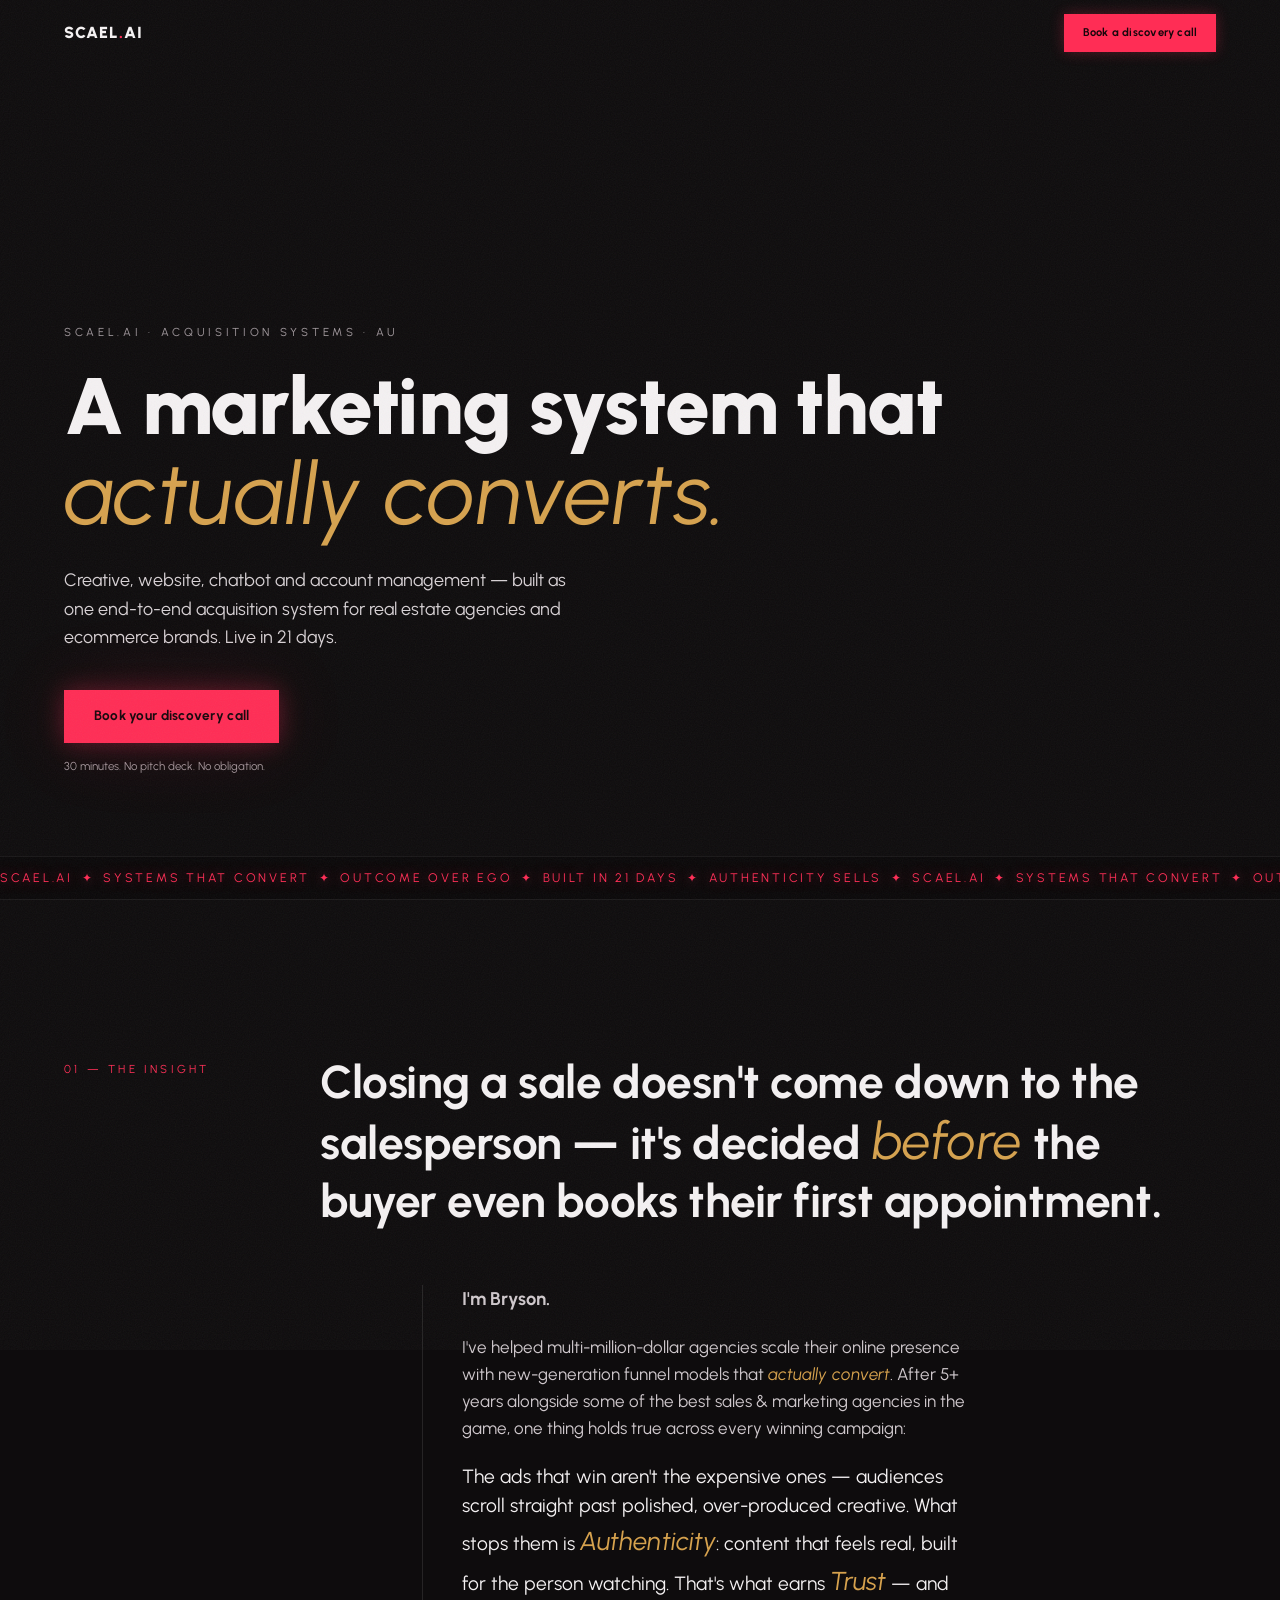
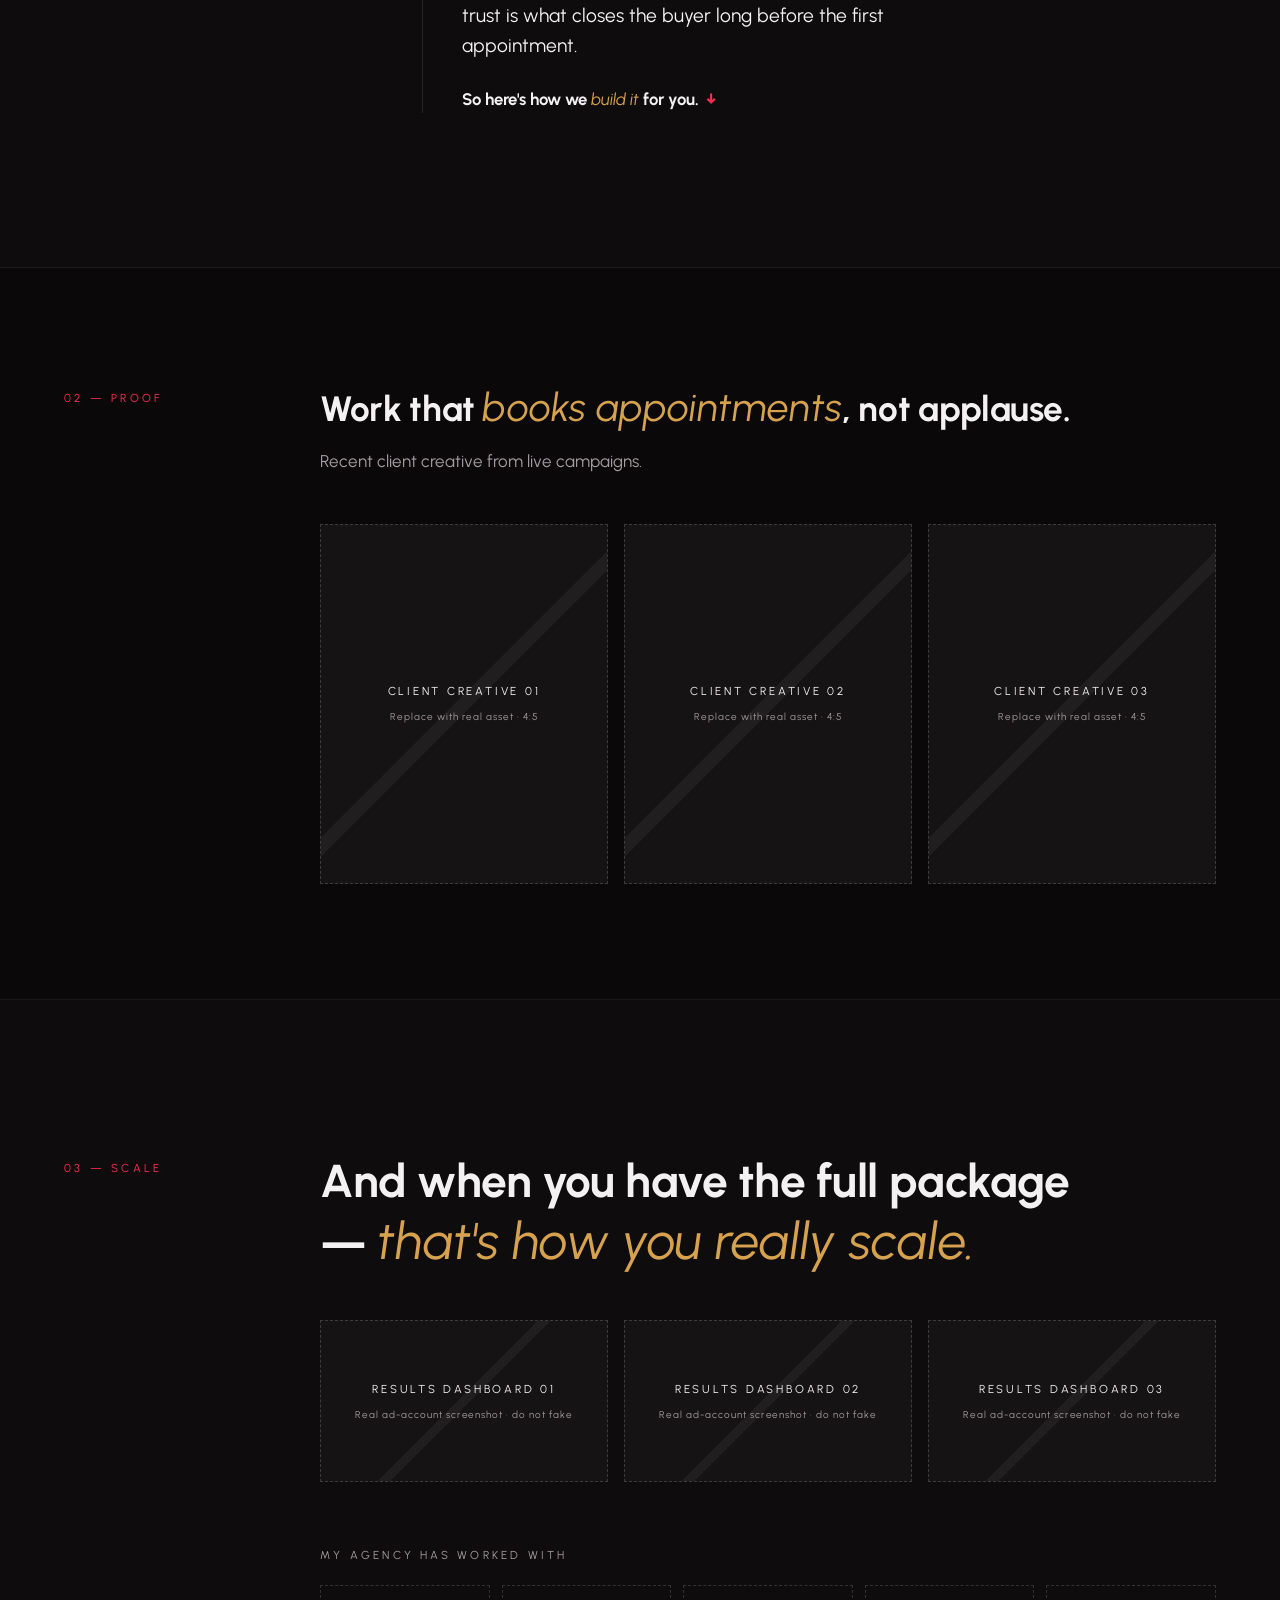
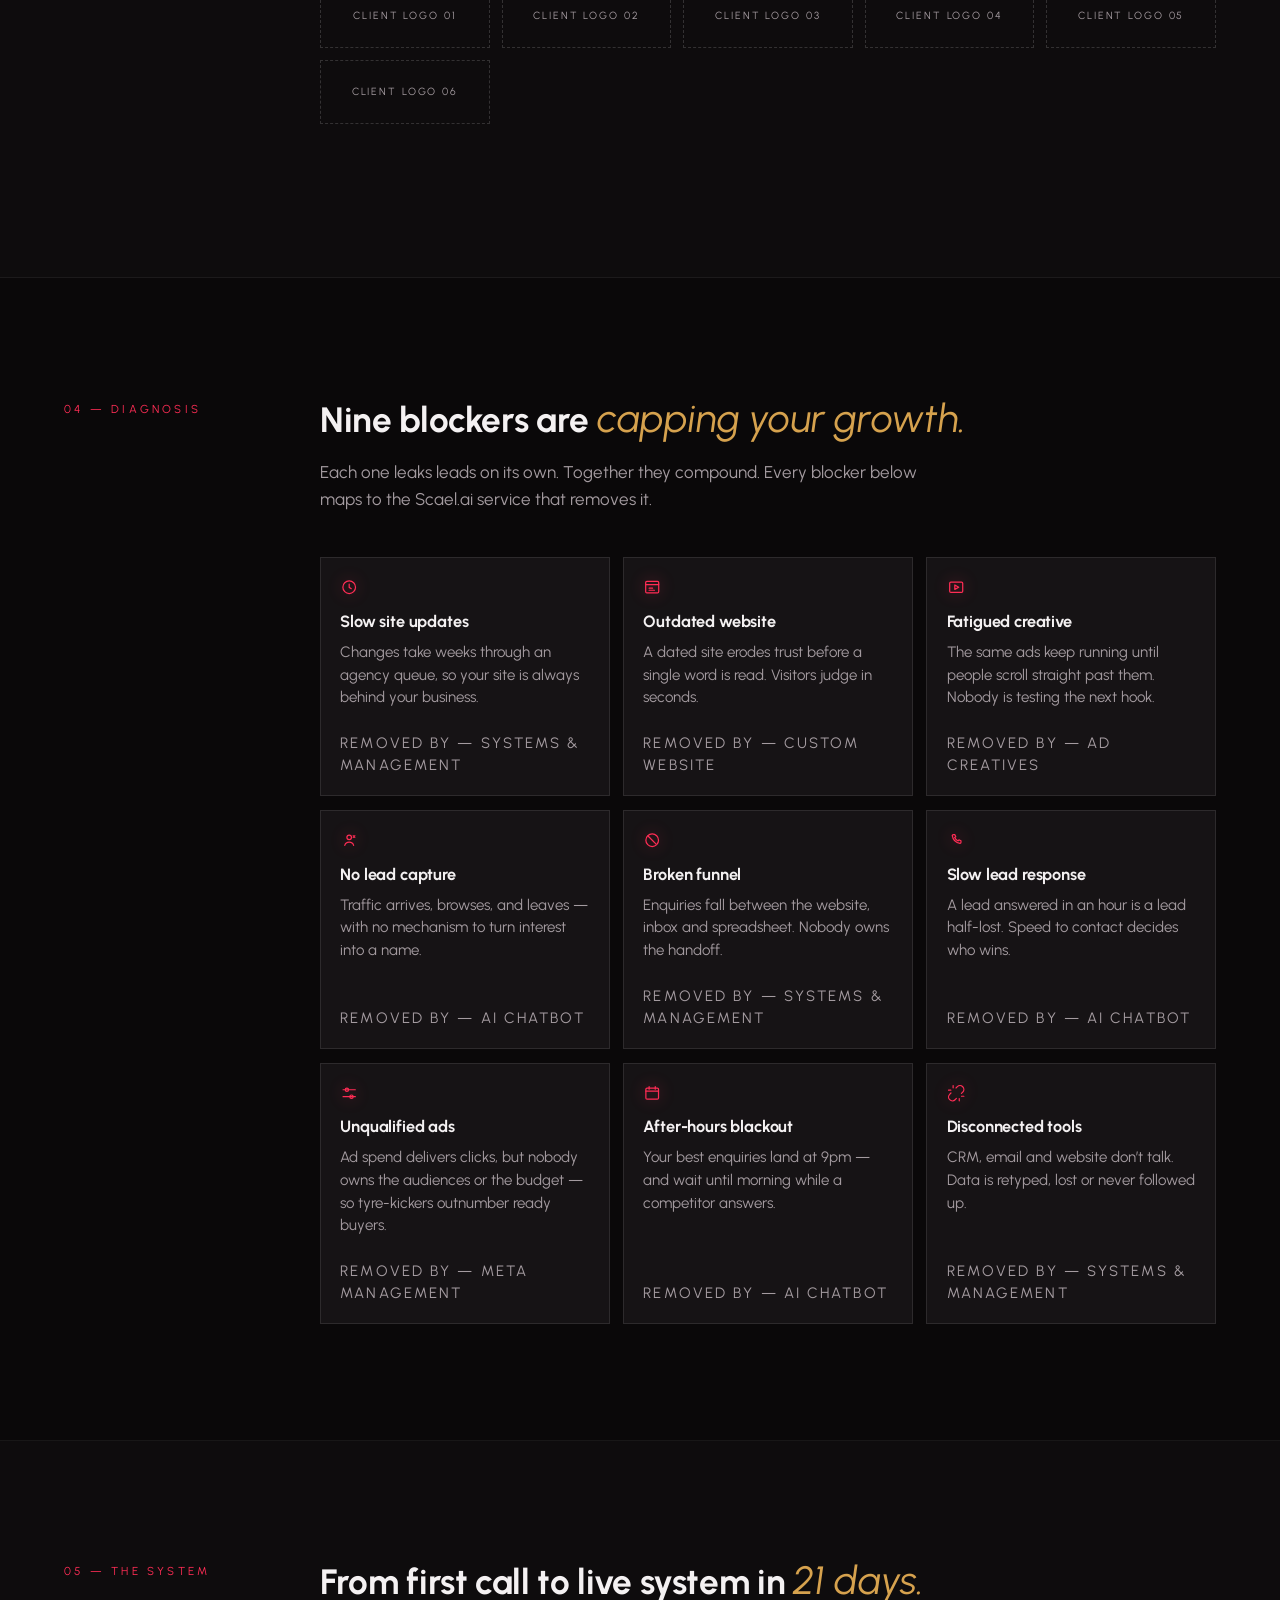
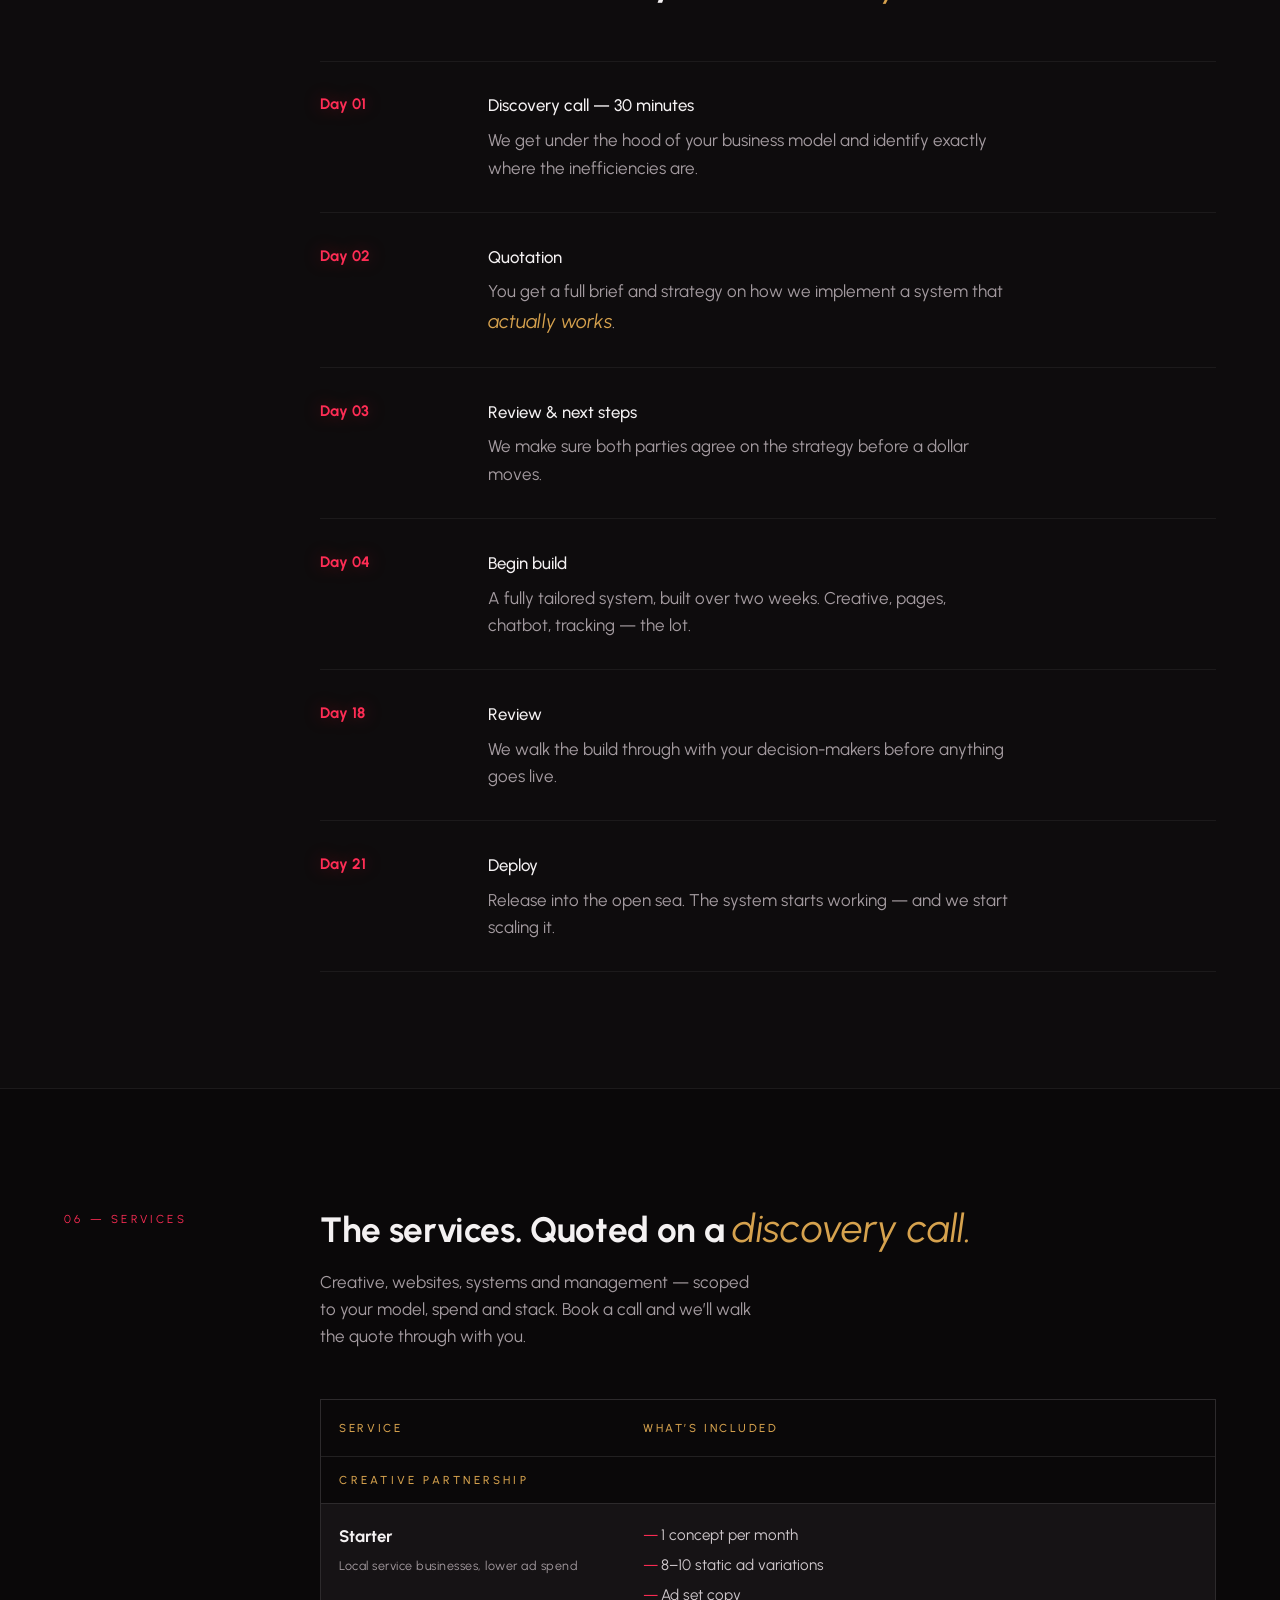
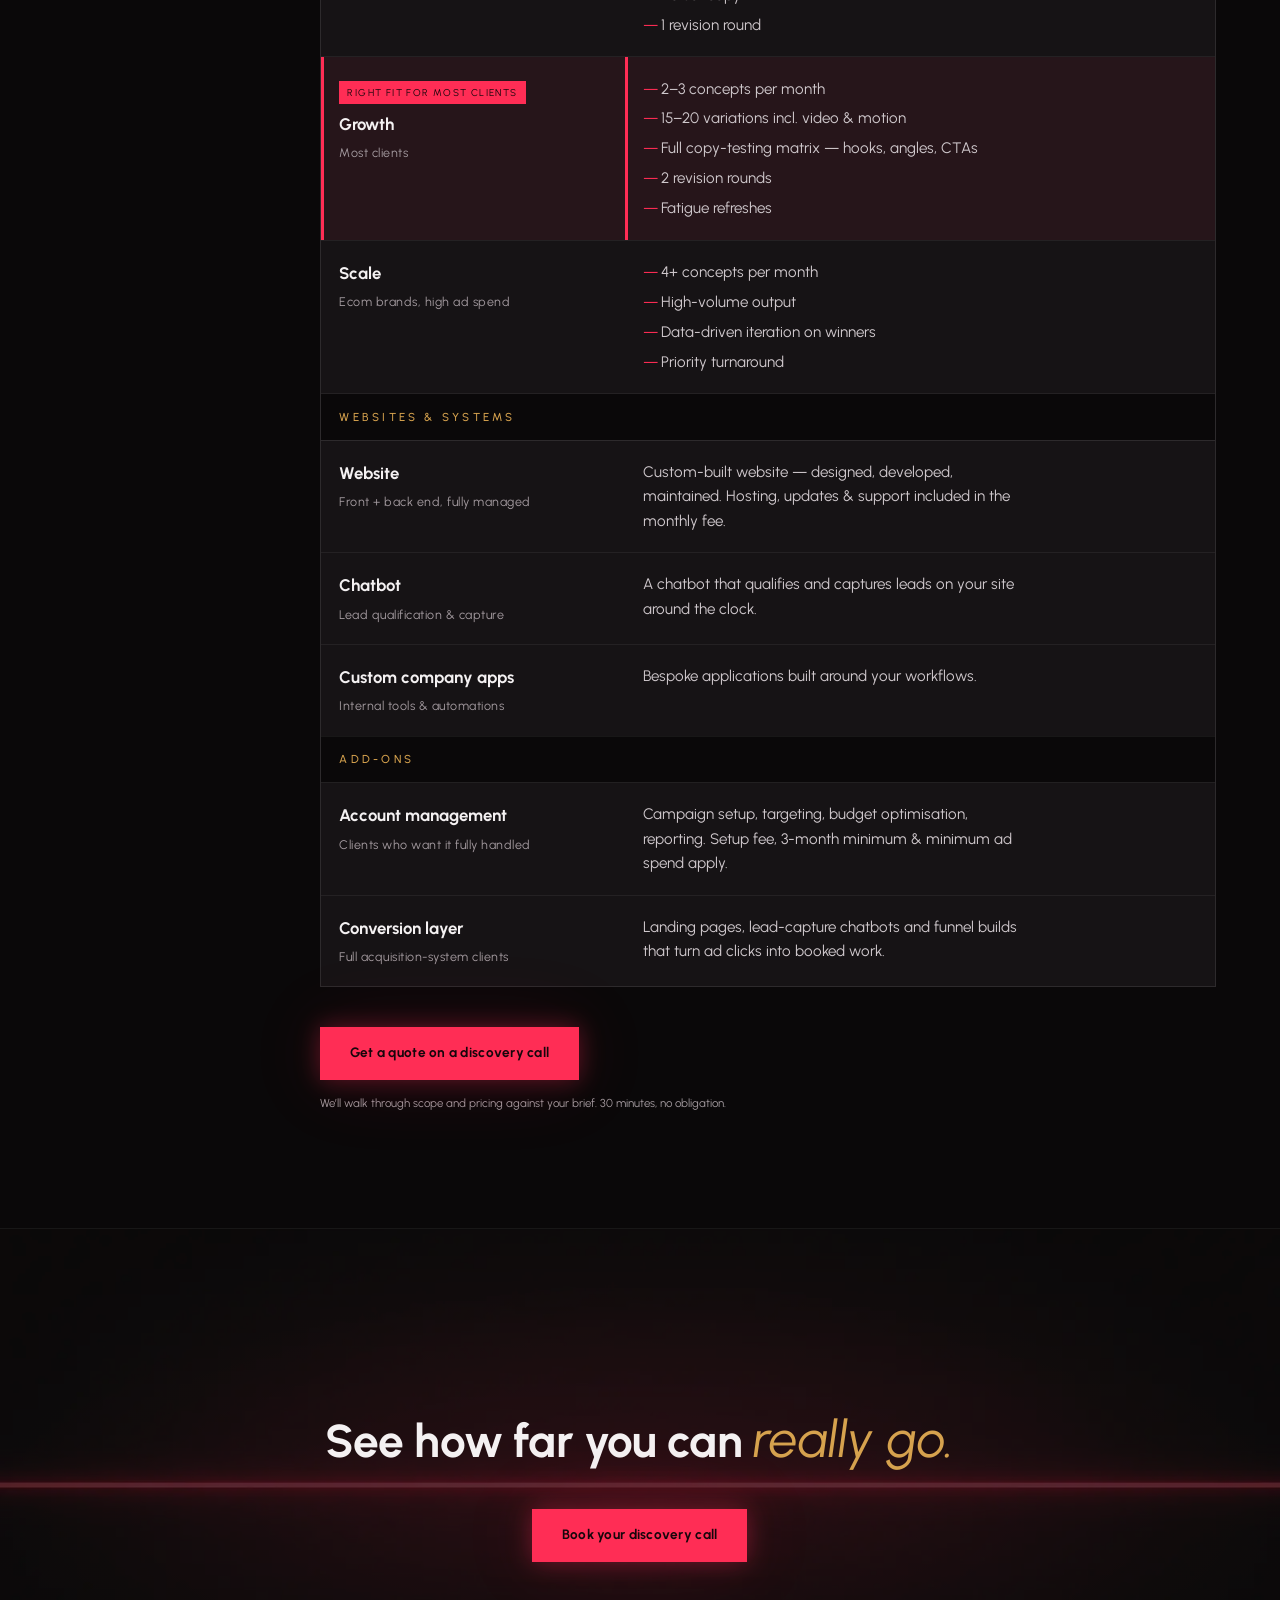
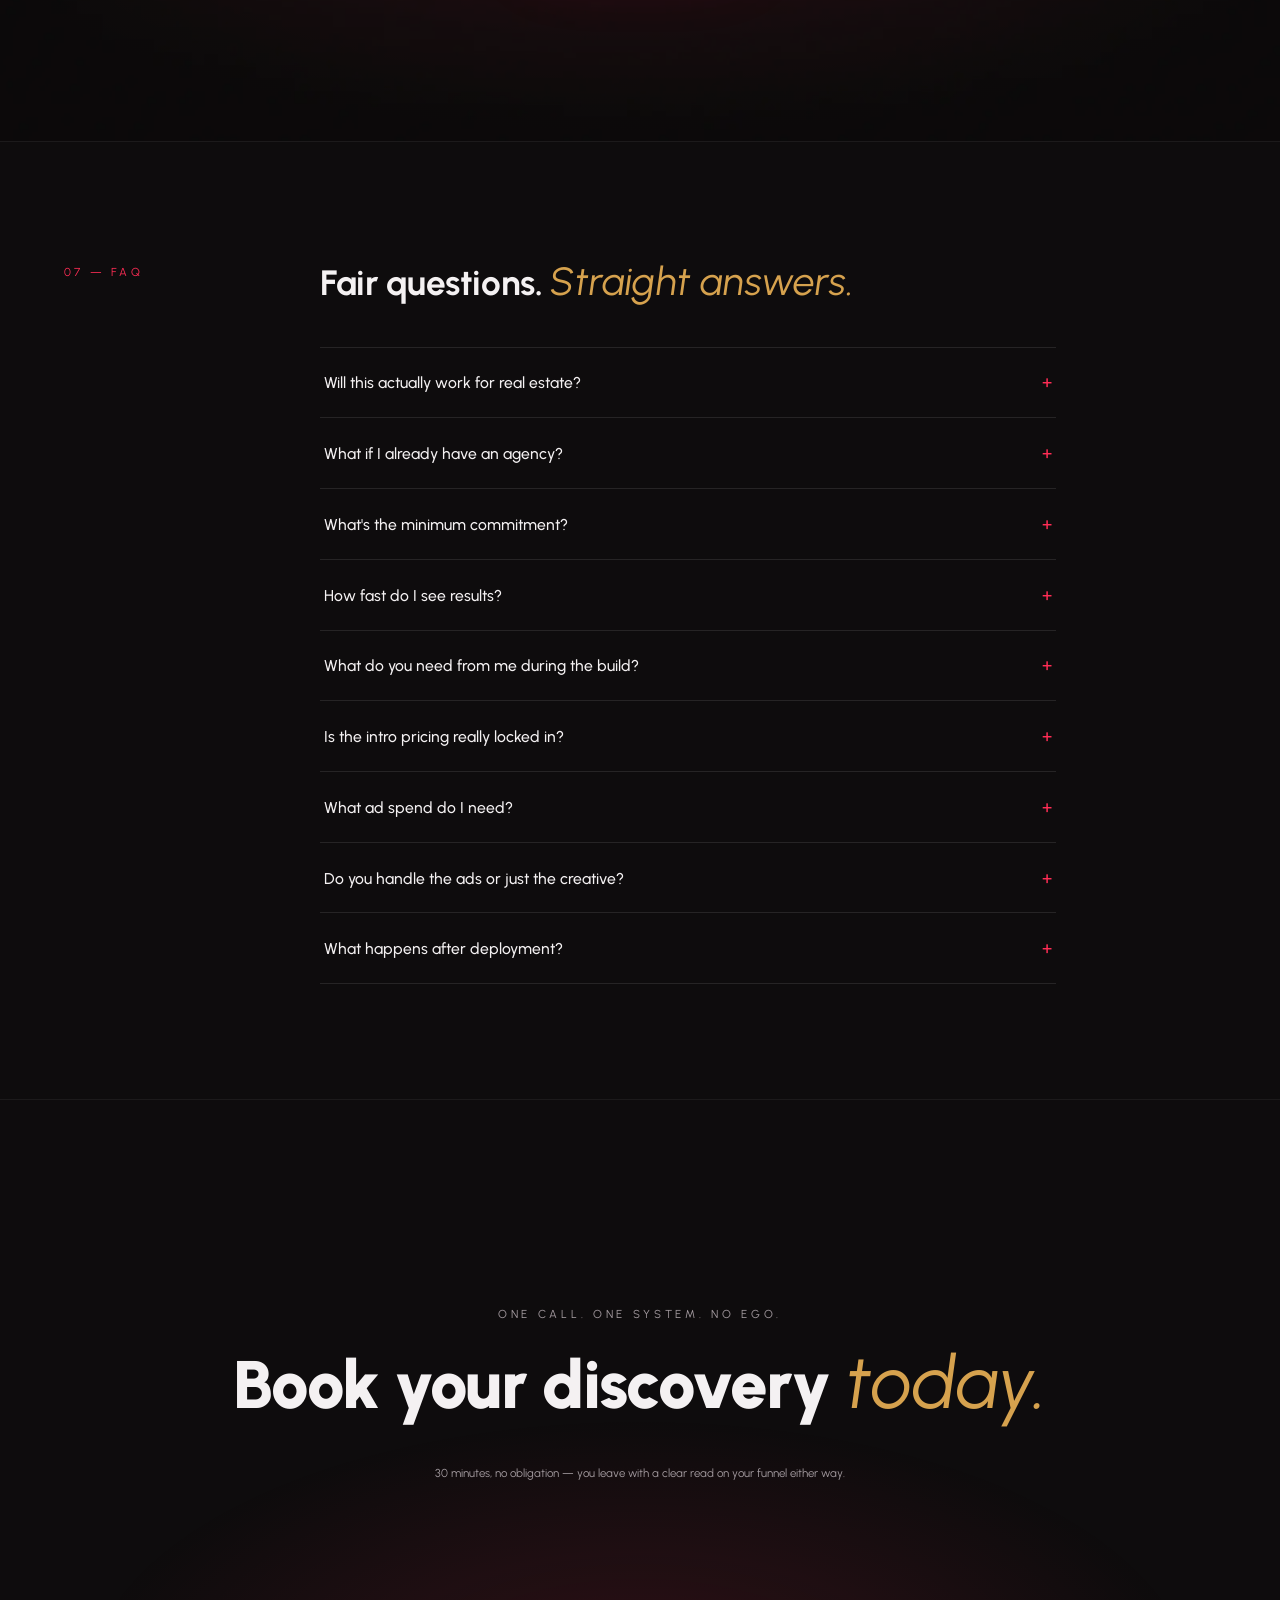
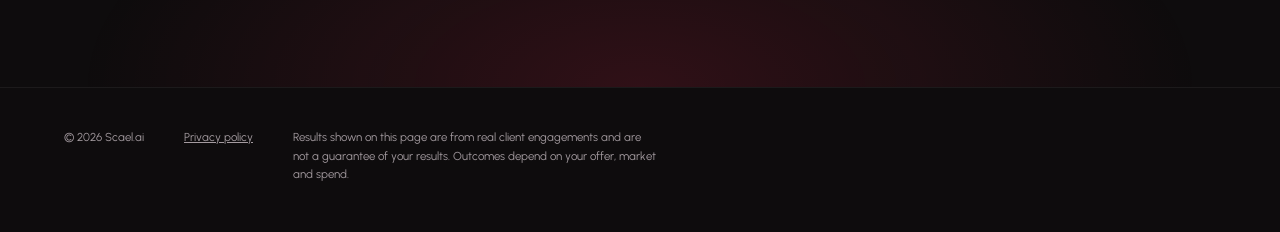
<file: index.html>
<!doctype html>
<html lang="en-AU">
<head>
  <meta charset="utf-8">
  <meta name="viewport" content="width=device-width, initial-scale=1">
  <title>Scael.ai — Marketing systems that actually convert</title>
  <meta name="description" content="Scael.ai builds end-to-end acquisition systems for real estate agencies and ecommerce brands — creative, websites, chatbots and management. Live in 21 days. Book a discovery call.">
  <meta property="og:title" content="Scael.ai — Marketing systems that actually convert">
  <meta property="og:description" content="End-to-end acquisition systems: creative, websites, chatbots, management. Built in 21 days.">
  <meta name="theme-color" content="#0e0c0d">

  <link rel="preconnect" href="https://fonts.googleapis.com">
  <link rel="preconnect" href="https://fonts.gstatic.com" crossorigin>
  <link href="https://fonts.googleapis.com/css2?family=Urbanist:ital,wght@0,400;0,500;0,700;0,900;1,400;1,500;1,700&display=swap" rel="stylesheet">

  <link rel="stylesheet" href="styles.css">

  <!-- Apollo website tracker: companies (global) and people (U.S.). Same snippet covers both. -->
  <script>
    function initApollo() {
      var n = Math.random().toString(36).substring(7),
          o = document.createElement("script");
      o.src = "https://assets.apollo.io/micro/website-tracker/tracker.iife.js?nocache=" + n;
      o.async = true;
      o.defer = true;
      o.onload = function () {
        window.trackingFunctions.onLoad({ appId: "6aefb91d1f8edd000cbe7941" });
      };
      document.head.appendChild(o);
    }
    initApollo();
  </script>
</head>
<body>
  <a class="skip-link" href="#main">Skip to content</a>

  <header class="site-head">
    <a class="wordmark" href="#top" aria-label="Scael.ai — home">SCAEL<span class="wordmark-dot">.</span>AI</a>
    <a class="cta cta--compact" href="#book" data-booking-link>Book a discovery call</a>
  </header>

  <main id="main">

    <!-- ============ SECTION 1 — HERO ============ -->
    <section class="hero" id="top" aria-label="Introduction">
      <div class="hero-inner">
        <p class="eyebrow">Scael.ai · Acquisition systems · AU</p>
        <h1 class="hero-title">
          A marketing system that<br>
          <em class="kw">actually converts.</em>
        </h1>
        <p class="hero-sub">
          Creative, website, chatbot and account management — built as one
          end-to-end acquisition system for real estate agencies and ecommerce
          brands. Live in 21 days.
        </p>
        <div class="hero-actions">
          <a class="cta cta--primary" href="#book" data-booking-link data-magnetic>Book your discovery call</a>
          <p class="cta-note">30 minutes. No pitch deck. No obligation.</p>
        </div>
      </div>

      <div class="ticker" aria-hidden="true">
        <div class="ticker-track">
          <span>SCAEL.AI&ensp;✦&ensp;SYSTEMS THAT CONVERT&ensp;✦&ensp;OUTCOME OVER EGO&ensp;✦&ensp;BUILT IN 21 DAYS&ensp;✦&ensp;AUTHENTICITY SELLS&ensp;✦&ensp;</span>
          <span>SCAEL.AI&ensp;✦&ensp;SYSTEMS THAT CONVERT&ensp;✦&ensp;OUTCOME OVER EGO&ensp;✦&ensp;BUILT IN 21 DAYS&ensp;✦&ensp;AUTHENTICITY SELLS&ensp;✦&ensp;</span>
        </div>
      </div>
    </section>

    <!-- ============ SECTION 2 — THE INSIGHT + FOUNDER ============ -->
    <section class="section section--insight" aria-labelledby="insight-title">
      <div class="section-rail">
        <span class="rail-mark">01 — The insight</span>
      </div>
      <div class="section-body">
        <h2 class="statement reveal" id="insight-title">
          Closing a sale doesn't come down to the salesperson —
          it's decided <em class="kw">before</em> the buyer even books their
          first appointment.
        </h2>

        <div class="founder reveal">
          <p class="founder-lede">I'm Bryson.</p>
          <p>
            I've helped multi-million-dollar agencies scale their online
            presence with new-generation funnel models that
            <em class="kw">actually convert</em>. After 5+ years alongside some
            of the best sales &amp; marketing agencies in the game, one thing
            holds true across every winning campaign:
          </p>
          <p class="founder-punch">
            The ads that win aren't the expensive ones — audiences scroll
            straight past polished, over-produced creative. What stops them is
            <em class="kw kw--xl">Authenticity</em>: content that feels real,
            built for the person watching. That's what earns
            <em class="kw kw--xl">Trust</em> — and trust is what closes the
            buyer long before the first appointment.
          </p>
          <p class="founder-next">
            So here's how we <em class="kw">build it</em> for you.
            <a href="#proof" aria-label="Continue to proof">↓</a>
          </p>
        </div>
      </div>
    </section>

    <!-- ============ SECTION 3 — CLIENT PROOF ============ -->
    <section class="section section--proof" id="proof" aria-labelledby="proof-title">
      <div class="section-rail">
        <span class="rail-mark">02 — Proof</span>
      </div>
      <div class="section-body">
        <h2 class="section-title reveal" id="proof-title">
          Work that <em class="kw">books appointments</em>, not applause.
        </h2>
        <p class="section-sub reveal">Recent client creative from live campaigns.</p>

        <!--
          PLACEHOLDERS — replace each frame's contents with a real client asset.
          Keep the outer <figure class="proof-slot">; swap the .slot-fill div
          for an <img> or <video> and the layout won't move.
        -->
        <div class="proof-grid reveal-stagger">
          <figure class="proof-slot"><div class="slot-fill"><span class="slot-label">Client creative 01</span><span class="slot-hint">Replace with real asset · 4:5</span></div></figure>
          <figure class="proof-slot"><div class="slot-fill"><span class="slot-label">Client creative 02</span><span class="slot-hint">Replace with real asset · 4:5</span></div></figure>
          <figure class="proof-slot"><div class="slot-fill"><span class="slot-label">Client creative 03</span><span class="slot-hint">Replace with real asset · 4:5</span></div></figure>
        </div>
      </div>
    </section>

    <!-- ============ SECTION 4 — THE SCALE STATEMENT ============ -->
    <section class="section section--scale" aria-labelledby="scale-title">
      <div class="section-rail">
        <span class="rail-mark">03 — Scale</span>
      </div>
      <div class="section-body">
        <h2 class="statement reveal" id="scale-title">
          And when you have the full package —
          <em class="kw">that's how you really scale.</em>
        </h2>

        <!-- PLACEHOLDERS — real scaling-dashboard screenshots go here. -->
        <div class="dash-row reveal-stagger">
          <figure class="proof-slot slot--dash"><div class="slot-fill"><span class="slot-label">Results dashboard 01</span><span class="slot-hint">Real ad-account screenshot · do not fake</span></div></figure>
          <figure class="proof-slot slot--dash"><div class="slot-fill"><span class="slot-label">Results dashboard 02</span><span class="slot-hint">Real ad-account screenshot · do not fake</span></div></figure>
          <figure class="proof-slot slot--dash"><div class="slot-fill"><span class="slot-label">Results dashboard 03</span><span class="slot-hint">Real ad-account screenshot · do not fake</span></div></figure>
        </div>

        <div class="logo-strip reveal">
          <p class="logo-strip-label">My agency has worked with</p>
          <ul class="logo-slots">
            <li class="logo-slot">Client logo 01</li>
            <li class="logo-slot">Client logo 02</li>
            <li class="logo-slot">Client logo 03</li>
            <li class="logo-slot">Client logo 04</li>
            <li class="logo-slot">Client logo 05</li>
            <li class="logo-slot">Client logo 06</li>
          </ul>
        </div>
      </div>
    </section>

    <!-- ============ SECTION 5 — THE DIAGNOSIS ============ -->
    <section class="section section--diagnosis" aria-labelledby="diagnosis-title">
      <div class="section-rail">
        <span class="rail-mark">04 — Diagnosis</span>
      </div>
      <div class="section-body">
        <h2 class="section-title reveal" id="diagnosis-title">
          Nine blockers are <em class="kw">capping your growth.</em>
        </h2>
        <p class="diagnosis-lead reveal">
          Each one leaks leads on its own. Together they compound. Every blocker
          below maps to the Scael.ai service that removes it.
        </p>

        <ul class="blocker-grid reveal-stagger">
          <li class="blocker">
            <svg class="blocker-icon" viewBox="0 0 24 24" aria-hidden="true" fill="none" stroke="currentColor" stroke-width="1.6" stroke-linecap="round" stroke-linejoin="round">
              <circle cx="12" cy="12" r="8.25"/>
              <path d="M12 8v4.25L14.75 14"/>
            </svg>
            <h3>Slow site updates</h3>
            <p>Changes take weeks through an agency queue, so your site is always behind your business.</p>
            <p class="blocker-fix">Removed by — Systems &amp; management</p>
          </li>
          <li class="blocker">
            <svg class="blocker-icon" viewBox="0 0 24 24" aria-hidden="true" fill="none" stroke="currentColor" stroke-width="1.6" stroke-linecap="round" stroke-linejoin="round">
              <rect x="3.5" y="4.5" width="17" height="15" rx="1.5"/>
              <path d="M3.5 8.5h17"/>
              <path d="M8 13.25h4.5M8 16h7"/>
            </svg>
            <h3>Outdated website</h3>
            <p>A dated site erodes trust before a single word is read. Visitors judge in seconds.</p>
            <p class="blocker-fix">Removed by — Custom website</p>
          </li>
          <li class="blocker">
            <svg class="blocker-icon" viewBox="0 0 24 24" aria-hidden="true" fill="none" stroke="currentColor" stroke-width="1.6" stroke-linecap="round" stroke-linejoin="round">
              <rect x="3.5" y="5.25" width="17" height="13.5" rx="1.5"/>
              <path d="M10.2 9.15v5.7l5.1-2.85z"/>
            </svg>
            <h3>Fatigued creative</h3>
            <p>The same ads keep running until people scroll straight past them. Nobody is testing the next hook.</p>
            <p class="blocker-fix">Removed by — Ad creatives</p>
          </li>
          <li class="blocker">
            <svg class="blocker-icon" viewBox="0 0 24 24" aria-hidden="true" fill="none" stroke="currentColor" stroke-width="1.6" stroke-linecap="round" stroke-linejoin="round">
              <circle cx="12" cy="8.25" r="3"/>
              <path d="M6.25 18.75c.7-2.7 2.85-4.25 5.75-4.25s5.05 1.55 5.75 4.25"/>
              <path d="M17.25 6.25l2.1 2.1M19.35 6.25l-2.1 2.1"/>
            </svg>
            <h3>No lead capture</h3>
            <p>Traffic arrives, browses, and leaves — with no mechanism to turn interest into a name.</p>
            <p class="blocker-fix">Removed by — AI chatbot</p>
          </li>
          <li class="blocker">
            <svg class="blocker-icon" viewBox="0 0 24 24" aria-hidden="true" fill="none" stroke="currentColor" stroke-width="1.6" stroke-linecap="round" stroke-linejoin="round">
              <circle cx="12" cy="12" r="8.25"/>
              <path d="M7.2 7.2l9.6 9.6"/>
            </svg>
            <h3>Broken funnel</h3>
            <p>Enquiries fall between the website, inbox and spreadsheet. Nobody owns the handoff.</p>
            <p class="blocker-fix">Removed by — Systems &amp; management</p>
          </li>
          <li class="blocker">
            <svg class="blocker-icon" viewBox="0 0 24 24" aria-hidden="true" fill="none" stroke="currentColor" stroke-width="1.6" stroke-linecap="round" stroke-linejoin="round">
              <path d="M8.2 4.75h2.1l1.15 2.7-1.45 1.05a9.2 9.2 0 0 0 4.5 4.5l1.05-1.45 2.7 1.15v2.1c0 .7-.55 1.3-1.25 1.35A12.4 12.4 0 0 1 6.85 6c.05-.7.65-1.25 1.35-1.25z"/>
            </svg>
            <h3>Slow lead response</h3>
            <p>A lead answered in an hour is a lead half-lost. Speed to contact decides who wins.</p>
            <p class="blocker-fix">Removed by — AI chatbot</p>
          </li>
          <li class="blocker">
            <svg class="blocker-icon" viewBox="0 0 24 24" aria-hidden="true" fill="none" stroke="currentColor" stroke-width="1.6" stroke-linecap="round" stroke-linejoin="round">
              <path d="M4 7.5h16M4 16.5h16"/>
              <circle cx="9" cy="7.5" r="2.15"/>
              <circle cx="15" cy="16.5" r="2.15"/>
            </svg>
            <h3>Unqualified ads</h3>
            <p>Ad spend delivers clicks, but nobody owns the audiences or the budget — so tyre-kickers outnumber ready buyers.</p>
            <p class="blocker-fix">Removed by — Meta management</p>
          </li>
          <li class="blocker">
            <svg class="blocker-icon" viewBox="0 0 24 24" aria-hidden="true" fill="none" stroke="currentColor" stroke-width="1.6" stroke-linecap="round" stroke-linejoin="round">
              <rect x="3.75" y="5.25" width="16.5" height="14.5" rx="1.5"/>
              <path d="M3.75 9.25h16.5"/>
              <path d="M8 3.5v3.25M16 3.5v3.25"/>
            </svg>
            <h3>After-hours blackout</h3>
            <p>Your best enquiries land at 9pm — and wait until morning while a competitor answers.</p>
            <p class="blocker-fix">Removed by — AI chatbot</p>
          </li>
          <li class="blocker">
            <svg class="blocker-icon" viewBox="0 0 24 24" aria-hidden="true" fill="none" stroke="currentColor" stroke-width="1.6" stroke-linecap="round" stroke-linejoin="round">
              <path d="M18.84 12.25 20.56 10.54a5 5 0 0 0-7.07-7.07l-1.72 1.71"/>
              <path d="M5.17 11.75 3.46 13.46a5 5 0 0 0 7.07 7.07l1.71-1.71"/>
              <path d="M8 2v3M2 8h3M16 19v3M19 16h3"/>
            </svg>
            <h3>Disconnected tools</h3>
            <p>CRM, email and website don’t talk. Data is retyped, lost or never followed up.</p>
            <p class="blocker-fix">Removed by — Systems &amp; management</p>
          </li>
        </ul>
      </div>
    </section>

    <!-- ============ SECTION 6 — THE SYSTEM (21 DAYS) ============ -->
    <section class="section section--system" aria-labelledby="system-title">
      <div class="section-rail">
        <span class="rail-mark">05 — The system</span>
      </div>
      <div class="section-body">
        <h2 class="section-title reveal" id="system-title">
          From first call to live system in <em class="kw">21 days.</em>
        </h2>

        <ol class="timeline">
          <li class="tl-step reveal">
            <span class="tl-day">Day 01</span>
            <div class="tl-content">
              <h3>Discovery call — 30 minutes</h3>
              <p>We get under the hood of your business model and identify exactly where the inefficiencies are.</p>
            </div>
          </li>
          <li class="tl-step reveal">
            <span class="tl-day">Day 02</span>
            <div class="tl-content">
              <h3>Quotation</h3>
              <p>You get a full brief and strategy on how we implement a system that <em class="kw">actually works</em>.</p>
            </div>
          </li>
          <li class="tl-step reveal">
            <span class="tl-day">Day 03</span>
            <div class="tl-content">
              <h3>Review &amp; next steps</h3>
              <p>We make sure both parties agree on the strategy before a dollar moves.</p>
            </div>
          </li>
          <li class="tl-step reveal">
            <span class="tl-day">Day 04</span>
            <div class="tl-content">
              <h3>Begin build</h3>
              <p>A fully tailored system, built over two weeks. Creative, pages, chatbot, tracking — the lot.</p>
            </div>
          </li>
          <li class="tl-step reveal">
            <span class="tl-day">Day 18</span>
            <div class="tl-content">
              <h3>Review</h3>
              <p>We walk the build through with your decision-makers before anything goes live.</p>
            </div>
          </li>
          <li class="tl-step reveal">
            <span class="tl-day">Day 21</span>
            <div class="tl-content">
              <h3>Deploy</h3>
              <p>Release into the open sea. The system starts working — and we start scaling it.</p>
            </div>
          </li>
        </ol>
      </div>
    </section>

    <!-- ============ SECTION 7 — SERVICES ============ -->
    <section class="section section--pricing" id="pricing" aria-labelledby="pricing-title">
      <div class="section-rail">
        <span class="rail-mark">06 — Services</span>
      </div>
      <div class="section-body">
        <h2 class="section-title reveal" id="pricing-title">
          The services. Quoted on a <em class="kw">discovery call.</em>
        </h2>
        <p class="section-sub reveal">
          Creative, websites, systems and management — scoped to your model,
          spend and stack. Book a call and we’ll walk the quote through with you.
        </p>

        <div class="price-matrix-wrap reveal">
          <table class="price-matrix">
            <thead>
              <tr>
                <th scope="col">Service</th>
                <th scope="col">What’s included</th>
              </tr>
            </thead>
            <tbody>
              <tr class="price-group">
                <th scope="rowgroup" colspan="2">Creative partnership</th>
              </tr>
              <tr>
                <td data-label="Service">
                  <h4>Starter</h4>
                  <p class="price-for">Local service businesses, lower ad spend</p>
                </td>
                <td data-label="What’s included">
                  <ul class="price-includes">
                    <li>1 concept per month</li>
                    <li>8–10 static ad variations</li>
                    <li>Ad set copy</li>
                    <li>1 revision round</li>
                  </ul>
                </td>
              </tr>
              <tr class="price-row--hot">
                <td data-label="Service">
                  <span class="hot-tag">Right fit for most clients</span>
                  <h4>Growth</h4>
                  <p class="price-for">Most clients</p>
                </td>
                <td data-label="What’s included">
                  <ul class="price-includes">
                    <li>2–3 concepts per month</li>
                    <li>15–20 variations incl. video &amp; motion</li>
                    <li>Full copy-testing matrix — hooks, angles, CTAs</li>
                    <li>2 revision rounds</li>
                    <li>Fatigue refreshes</li>
                  </ul>
                </td>
              </tr>
              <tr>
                <td data-label="Service">
                  <h4>Scale</h4>
                  <p class="price-for">Ecom brands, high ad spend</p>
                </td>
                <td data-label="What’s included">
                  <ul class="price-includes">
                    <li>4+ concepts per month</li>
                    <li>High-volume output</li>
                    <li>Data-driven iteration on winners</li>
                    <li>Priority turnaround</li>
                  </ul>
                </td>
              </tr>

              <tr class="price-group">
                <th scope="rowgroup" colspan="2">Websites &amp; systems</th>
              </tr>
              <tr>
                <td data-label="Service">
                  <h4>Website</h4>
                  <p class="price-for">Front + back end, fully managed</p>
                </td>
                <td data-label="What’s included">
                  <p class="row-detail">Custom-built website — designed, developed, maintained. Hosting, updates &amp; support included in the monthly fee.</p>
                </td>
              </tr>
              <tr>
                <td data-label="Service">
                  <h4>Chatbot</h4>
                  <p class="price-for">Lead qualification &amp; capture</p>
                </td>
                <td data-label="What’s included">
                  <p class="row-detail">A chatbot that qualifies and captures leads on your site around the clock.</p>
                </td>
              </tr>
              <tr>
                <td data-label="Service">
                  <h4>Custom company apps</h4>
                  <p class="price-for">Internal tools &amp; automations</p>
                </td>
                <td data-label="What’s included">
                  <p class="row-detail">Bespoke applications built around your workflows.</p>
                </td>
              </tr>

              <tr class="price-group">
                <th scope="rowgroup" colspan="2">Add-ons</th>
              </tr>
              <tr>
                <td data-label="Service">
                  <h4>Account management</h4>
                  <p class="price-for">Clients who want it fully handled</p>
                </td>
                <td data-label="What’s included">
                  <p class="row-detail">Campaign setup, targeting, budget optimisation, reporting. Setup fee, 3-month minimum &amp; minimum ad spend apply.</p>
                </td>
              </tr>
              <tr>
                <td data-label="Service">
                  <h4>Conversion layer</h4>
                  <p class="price-for">Full acquisition-system clients</p>
                </td>
                <td data-label="What’s included">
                  <p class="row-detail">Landing pages, lead-capture chatbots and funnel builds that turn ad clicks into booked work.</p>
                </td>
              </tr>
            </tbody>
          </table>
        </div>

        <div class="price-cta reveal">
          <a class="cta cta--primary" href="#book" data-booking-link data-magnetic>Get a quote on a discovery call</a>
          <p class="cta-note">We’ll walk through scope and pricing against your brief. 30 minutes, no obligation.</p>
        </div>
      </div>
    </section>

    <!-- ============ SECTION 8 — MID-PAGE CTA ============ -->
    <section class="midcta" aria-label="Call to action">
      <div class="midcta-atmosphere" aria-hidden="true">
        <!-- Generated brand artwork (Higgsfield) — neon horizon texture, decorative only -->
        <img src="[data-uri]" alt="" loading="lazy">
      </div>
      <div class="midcta-inner reveal">
        <h2 class="statement statement--center">See how far you can <em class="kw">really go.</em></h2>
        <a class="cta cta--primary" href="#book" data-booking-link data-magnetic>Book your discovery call</a>
      </div>
    </section>

    <!-- ============ SECTION 9 — FAQ ============ -->
    <section class="section section--faq" aria-labelledby="faq-title">
      <div class="section-rail">
        <span class="rail-mark">07 — FAQ</span>
      </div>
      <div class="section-body">
        <h2 class="section-title reveal" id="faq-title">Fair questions. <em class="kw">Straight answers.</em></h2>

        <div class="faq-list reveal">
          <details class="faq">
            <summary>Will this actually work for real estate?</summary>
            <div class="faq-a"><p>It's what the system was built for. Vendors decide who to trust before they ever book an appraisal — usually from what they see of you online. We build the funnel that wins that decision: authentic creative, a site that positions you as the obvious choice, and a chatbot that captures the enquiry the moment it happens. Ecommerce runs on the same logic with a shorter loop.</p></div>
          </details>
          <details class="faq">
            <summary>What if I already have an agency?</summary>
            <div class="faq-a"><p>Keep them if they're converting. If you're paying retainers for polished creative that doesn't book work, that's exactly the problem we exist to fix. Book the discovery call, show us your numbers, and we'll tell you honestly whether we'd do better. If we wouldn't, we'll say so.</p></div>
          </details>
          <details class="faq">
            <summary>What's the minimum commitment?</summary>
            <div class="faq-a"><p>Creative partnerships are month to month. Account management carries a 3-month minimum and a minimum ad spend, because paid campaigns need at least one full optimisation cycle to prove out. Website and chatbot builds are one-off builds with an ongoing management fee you can end any time.</p></div>
          </details>
          <details class="faq">
            <summary>How fast do I see results?</summary>
            <div class="faq-a"><p>The system is live on day 21. Leads typically start moving within the first fortnight of deployment; meaningful, decision-grade data lands inside the first optimisation cycle — around 90 days. Anyone promising overnight results is selling you hope, not a system.</p></div>
          </details>
          <details class="faq">
            <summary>What do you need from me during the build?</summary>
            <div class="faq-a"><p>Three things: the 30-minute discovery call, a sign-off on strategy at day 3, and a walkthrough with your decision-makers at day 18. Plus raw material — real photos, real people, real wins. Authenticity converts; we can't fabricate it and won't try.</p></div>
          </details>
          <details class="faq">
            <summary>Is the intro pricing really locked in?</summary>
            <div class="faq-a"><p>Yes. The rate you sign at is the rate you keep for the life of your engagement, in writing. Prices rise as the roster fills — that only affects new clients, never you.</p></div>
          </details>
          <details class="faq">
            <summary>What ad spend do I need?</summary>
            <div class="faq-a"><p>For creative-only partnerships, whatever you're spending now. For managed campaigns we set a minimum spend at quotation — enough for the algorithm to learn and the data to mean something. We'd rather turn you away than take a budget that can't win.</p></div>
          </details>
          <details class="faq">
            <summary>Do you handle the ads or just the creative?</summary>
            <div class="faq-a"><p>Your choice. The creative partnership feeds your existing media buyer. Add account management and we run the lot — setup, targeting, budget optimisation, reporting. Most clients start with creative and hand over the accounts once they've seen it convert.</p></div>
          </details>
          <details class="faq">
            <summary>What happens after deployment?</summary>
            <div class="faq-a"><p>Day 21 is the start line, not the finish. From there it's iteration: refreshing creative before it fatigues, feeding winners, cutting losers, and reporting in numbers you can read in 30 seconds. The system compounds — that's the point of owning one.</p></div>
          </details>
        </div>
      </div>
    </section>

    <!-- ============ SECTION 10 — CLOSING CTA ============ -->
    <section class="closer" id="book" aria-labelledby="closer-title">
      <div class="closer-inner reveal">
        <p class="eyebrow eyebrow--center">One call. One system. No ego.</p>
        <h2 class="closer-title" id="closer-title">Book your discovery <em class="kw">today.</em></h2>
        <div id="apollo-forms" class="apollo-form"></div>
        <p class="cta-note">30 minutes, no obligation — you leave with a clear read on your funnel either way.</p>
      </div>
    </section>
  </main>

  <footer class="site-foot">
    <p class="foot-brand">© <span id="year">2026</span> Scael.ai</p>
    <a class="foot-link" href="#">Privacy policy<!-- PLACEHOLDER: link privacy page --></a>
    <p class="foot-disclaimer">
      Results shown on this page are from real client engagements and are not a
      guarantee of your results. Outcomes depend on your offer, market and spend.
    </p>
  </footer>

  <div class="grain" aria-hidden="true"></div>

  <!-- Apollo inbound form. Separate app id from the website tracker above. -->
  <script>
    (function () {
      var nocache = Math.random().toString(36).substring(7);
      var script = document.createElement("script");
      script.src = "https://assets.apollo.io/js/apollo-inbound.js?nocache=" + nocache;
      script.async = true;
      script.onload = function () {
        try {
          window.ApolloInbound.forms.init({ appId: "6aefc4e4ba48640020404e11" });
        } catch (err) {
          console.error("[Apollo] Error initializing form builder:", err);
        }
      };
      script.onerror = function () {
        console.error("[Apollo] Failed to load form builder script");
      };
      document.head.appendChild(script);
    })();
  </script>

  <script src="script.js" defer></script>
</body>
</html>
</file>
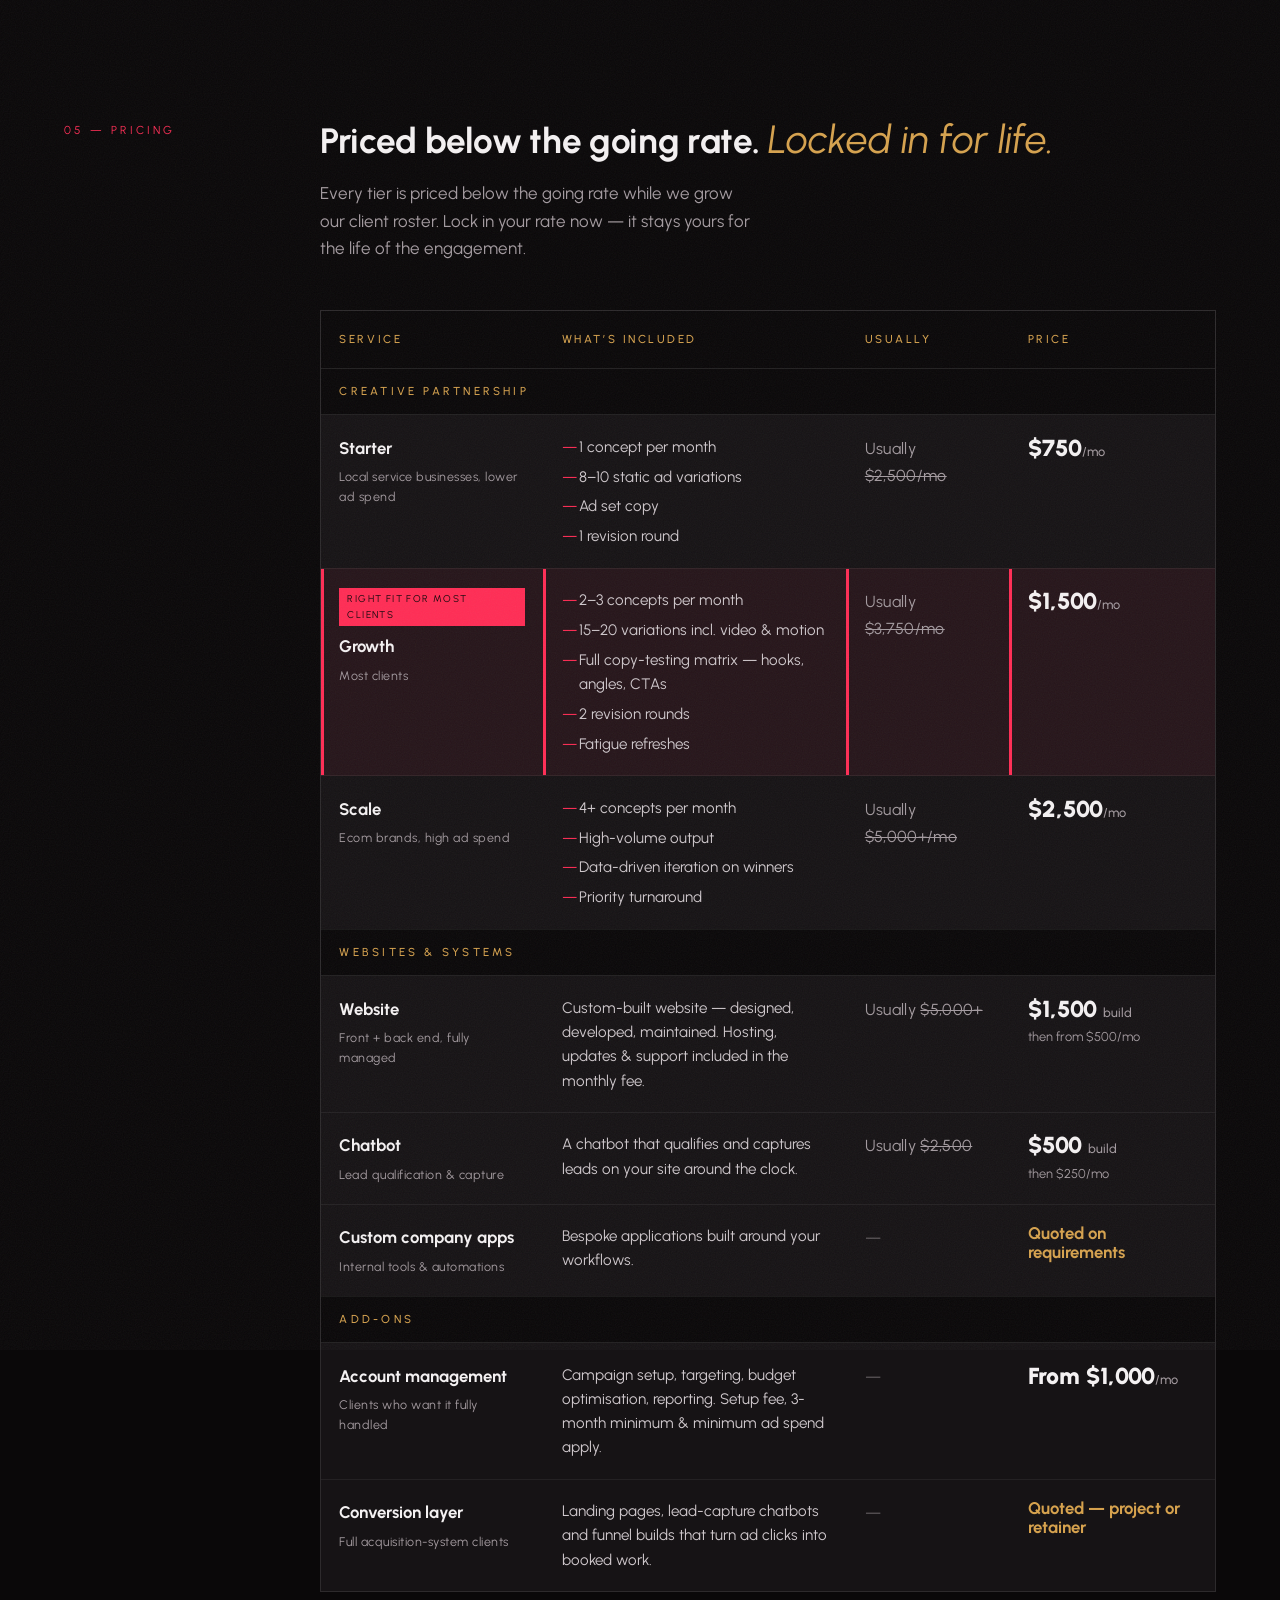
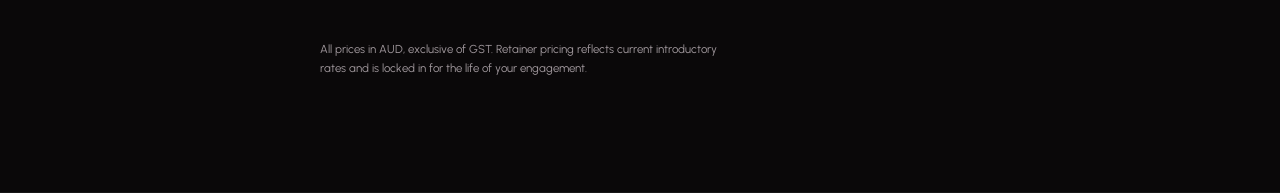
<file: snapshots/pricing-v1/index.html>
<!doctype html>
<html lang="en-AU">
<head>
  <meta charset="utf-8">
  <meta name="viewport" content="width=device-width, initial-scale=1">
  <title>Scael.ai — pricing snapshot (v1)</title>
  <link rel="preconnect" href="https://fonts.googleapis.com">
  <link rel="preconnect" href="https://fonts.gstatic.com" crossorigin>
  <link href="https://fonts.googleapis.com/css2?family=Urbanist:ital,wght@0,400;0,500;0,700;0,900;1,400;1,500;1,700&display=swap" rel="stylesheet">
  <link rel="stylesheet" href="section.css">
</head>
<body>
  <!-- Frozen standalone preview of the 2026-09-08 pricing section. -->
  <section class="section section--pricing" aria-labelledby="pricing-title">
    <div class="section-rail">
      <span class="rail-mark">05 — Pricing</span>
    </div>
    <div class="section-body">
      <h2 class="section-title reveal" id="pricing-title">
        Priced below the going rate. <em class="kw">Locked in for life.</em>
      </h2>
      <p class="section-sub reveal">
        Every tier is priced below the going rate while we grow our client
        roster. Lock in your rate now — it stays yours for the life of the
        engagement.
      </p>

      <div class="price-matrix-wrap reveal">
        <table class="price-matrix">
          <thead>
            <tr>
              <th scope="col">Service</th>
              <th scope="col">What’s included</th>
              <th scope="col">Usually</th>
              <th scope="col">Price</th>
            </tr>
          </thead>
          <tbody>
            <tr class="price-group">
              <th scope="rowgroup" colspan="4">Creative partnership</th>
            </tr>
            <tr>
              <td data-label="Service">
                <h4>Starter</h4>
                <p class="price-for">Local service businesses, lower ad spend</p>
              </td>
              <td data-label="What’s included">
                <ul class="price-includes">
                  <li>1 concept per month</li>
                  <li>8–10 static ad variations</li>
                  <li>Ad set copy</li>
                  <li>1 revision round</li>
                </ul>
              </td>
              <td data-label="Usually"><span class="price-was">Usually <s>$2,500/mo</s></span></td>
              <td data-label="Price"><span class="price-now">$750<small>/mo</small></span></td>
            </tr>
            <tr class="price-row--hot">
              <td data-label="Service">
                <span class="hot-tag">Right fit for most clients</span>
                <h4>Growth</h4>
                <p class="price-for">Most clients</p>
              </td>
              <td data-label="What’s included">
                <ul class="price-includes">
                  <li>2–3 concepts per month</li>
                  <li>15–20 variations incl. video &amp; motion</li>
                  <li>Full copy-testing matrix — hooks, angles, CTAs</li>
                  <li>2 revision rounds</li>
                  <li>Fatigue refreshes</li>
                </ul>
              </td>
              <td data-label="Usually"><span class="price-was">Usually <s>$3,750/mo</s></span></td>
              <td data-label="Price"><span class="price-now">$1,500<small>/mo</small></span></td>
            </tr>
            <tr>
              <td data-label="Service">
                <h4>Scale</h4>
                <p class="price-for">Ecom brands, high ad spend</p>
              </td>
              <td data-label="What’s included">
                <ul class="price-includes">
                  <li>4+ concepts per month</li>
                  <li>High-volume output</li>
                  <li>Data-driven iteration on winners</li>
                  <li>Priority turnaround</li>
                </ul>
              </td>
              <td data-label="Usually"><span class="price-was">Usually <s>$5,000+/mo</s></span></td>
              <td data-label="Price"><span class="price-now">$2,500<small>/mo</small></span></td>
            </tr>

            <tr class="price-group">
              <th scope="rowgroup" colspan="4">Websites &amp; systems</th>
            </tr>
            <tr>
              <td data-label="Service">
                <h4>Website</h4>
                <p class="price-for">Front + back end, fully managed</p>
              </td>
              <td data-label="What’s included">
                <p class="row-detail">Custom-built website — designed, developed, maintained. Hosting, updates &amp; support included in the monthly fee.</p>
              </td>
              <td data-label="Usually"><span class="price-was">Usually <s>$5,000+</s></span></td>
              <td data-label="Price">
                <span class="price-now">$1,500 <small>build</small></span>
                <span class="price-then">then from $500/mo</span>
              </td>
            </tr>
            <tr>
              <td data-label="Service">
                <h4>Chatbot</h4>
                <p class="price-for">Lead qualification &amp; capture</p>
              </td>
              <td data-label="What’s included">
                <p class="row-detail">A chatbot that qualifies and captures leads on your site around the clock.</p>
              </td>
              <td data-label="Usually"><span class="price-was">Usually <s>$2,500</s></span></td>
              <td data-label="Price">
                <span class="price-now">$500 <small>build</small></span>
                <span class="price-then">then $250/mo</span>
              </td>
            </tr>
            <tr>
              <td data-label="Service">
                <h4>Custom company apps</h4>
                <p class="price-for">Internal tools &amp; automations</p>
              </td>
              <td data-label="What’s included">
                <p class="row-detail">Bespoke applications built around your workflows.</p>
              </td>
              <td data-label="Usually"><span class="price-was price-was--none">—</span></td>
              <td data-label="Price"><span class="price-now price-now--quote">Quoted on requirements</span></td>
            </tr>

            <tr class="price-group">
              <th scope="rowgroup" colspan="4">Add-ons</th>
            </tr>
            <tr>
              <td data-label="Service">
                <h4>Account management</h4>
                <p class="price-for">Clients who want it fully handled</p>
              </td>
              <td data-label="What’s included">
                <p class="row-detail">Campaign setup, targeting, budget optimisation, reporting. Setup fee, 3-month minimum &amp; minimum ad spend apply.</p>
              </td>
              <td data-label="Usually"><span class="price-was price-was--none">—</span></td>
              <td data-label="Price"><span class="price-now">From $1,000<small>/mo</small></span></td>
            </tr>
            <tr>
              <td data-label="Service">
                <h4>Conversion layer</h4>
                <p class="price-for">Full acquisition-system clients</p>
              </td>
              <td data-label="What’s included">
                <p class="row-detail">Landing pages, lead-capture chatbots and funnel builds that turn ad clicks into booked work.</p>
              </td>
              <td data-label="Usually"><span class="price-was price-was--none">—</span></td>
              <td data-label="Price"><span class="price-now price-now--quote">Quoted — project or retainer</span></td>
            </tr>
          </tbody>
        </table>
      </div>

      <p class="price-fine reveal">
        All prices in AUD, exclusive of GST. Retainer pricing reflects current
        introductory rates and is locked in for the life of your engagement.
      </p>
    </div>
  </section>
  <div class="grain" aria-hidden="true"></div>
</body>
</html>
</file>
<file: styles.css>
/* ============================================================
   SCAEL.AI — sales funnel
   Direction: glow + grain · charcoal / neon red-pink / gold
   Type: Urbanist (display, body, labels) · Urbanist italic (keywords)
   ============================================================ */

:root {
  --bg:        #0e0c0d;
  --bg-raised: #161315;
  --bg-sunk:   #0a0809;
  --line:      rgba(244, 241, 242, 0.10);
  --line-soft: rgba(244, 241, 242, 0.06);
  --ink:       #f4f1f2;
  --muted:     #a49ba0;
  --neon:      #ff2d55;
  --neon-dim:  #c81f40;
  --gold:      #d6a24e;

  --font-display: "Urbanist", "Helvetica Neue", Arial, sans-serif;
  --font-serif:   "Urbanist", "Helvetica Neue", Arial, sans-serif;
  --font-body:    "Urbanist", "Helvetica Neue", Arial, sans-serif;
  --font-mono:    "Urbanist", "Helvetica Neue", Arial, sans-serif;

  --pad-x: clamp(1.25rem, 5vw, 5rem);
}

/* ---------- reset ---------- */
*, *::before, *::after { box-sizing: border-box; }
html { scroll-behavior: smooth; }
body {
  margin: 0;
  background: var(--bg);
  color: var(--ink);
  font-family: var(--font-body);
  font-size: 1.0625rem;
  line-height: 1.6;
  -webkit-font-smoothing: antialiased;
  overflow-x: hidden;
}
img { max-width: 100%; display: block; }
h1, h2, h3, h4, p, ul, ol, figure { margin: 0; }
ul, ol { padding: 0; list-style: none; }
a { color: inherit; }
s {
  text-decoration-thickness: 1px;
  text-decoration-color: currentColor;
  text-decoration-skip-ink: none;
}

:focus-visible {
  outline: 2px solid var(--neon);
  outline-offset: 3px;
  border-radius: 2px;
}

.skip-link {
  position: absolute; left: -9999px; top: 0;
  background: var(--neon); color: #16060b; padding: 0.6rem 1rem;
  font-family: var(--font-mono); font-size: 0.8rem; z-index: 100;
}
.skip-link:focus { left: 0; }

/* ---------- grain overlay ---------- */
.grain {
  position: fixed; inset: -50%;
  width: 200%; height: 200%;
  pointer-events: none; z-index: 9;
  opacity: 0.055;
  background-image: url("data:image/svg+xml,%3Csvg xmlns='http://www.w3.org/2000/svg' width='240' height='240'%3E%3Cfilter id='n'%3E%3CfeTurbulence type='fractalNoise' baseFrequency='0.85' numOctaves='2'/%3E%3C/filter%3E%3Crect width='100%25' height='100%25' filter='url(%23n)'/%3E%3C/svg%3E");
}

/* ---------- shared type ---------- */
.eyebrow {
  font-family: var(--font-mono);
  font-size: 0.72rem;
  letter-spacing: 0.32em;
  text-transform: uppercase;
  color: var(--muted);
}
.eyebrow--center { text-align: center; }

.kw {
  font-family: var(--font-serif);
  font-style: italic;
  font-weight: 400;
  color: var(--gold);
  letter-spacing: 0.005em;
}
.kw--xl { font-size: 1.35em; }

.statement {
  font-family: var(--font-display);
  font-weight: 700;
  font-size: clamp(1.55rem, 3.6vw, 2.9rem);
  line-height: 1.22;
  letter-spacing: -0.01em;
  max-width: 21em;
  text-wrap: balance;
}
.statement--center { max-width: 18em; margin-inline: auto; text-align: center; }
.statement .kw { font-size: 1.12em; }

.section-title {
  font-family: var(--font-display);
  font-weight: 700;
  font-size: clamp(1.35rem, 2.8vw, 2.2rem);
  line-height: 1.25;
  letter-spacing: -0.01em;
  text-wrap: balance;
}
.section-title .kw { font-size: 1.12em; }

.section-sub {
  color: var(--muted);
  max-width: 44ch;
  margin-top: 1rem;
}

/* ---------- CTA buttons ---------- */
.cta {
  display: inline-block;
  font-family: var(--font-display);
  font-weight: 700;
  text-decoration: none;
  background: var(--neon);
  color: #16060b;
  border: 1px solid var(--neon);
  padding: 0.9rem 1.8rem;
  font-size: 0.85rem;
  letter-spacing: 0.02em;
  box-shadow: 0 0 24px rgba(255, 45, 85, 0.35), 0 0 80px rgba(255, 45, 85, 0.12);
  transition: box-shadow 0.25s ease, transform 0.25s ease, background 0.25s ease;
  will-change: transform;
}
.cta:hover {
  background: #ff4d6f;
  box-shadow: 0 0 36px rgba(255, 45, 85, 0.55), 0 0 120px rgba(255, 45, 85, 0.22);
}
.cta--compact {
  padding: 0.55rem 1.1rem;
  font-size: 0.7rem;
  box-shadow: 0 0 14px rgba(255, 45, 85, 0.3);
}
.cta--big { padding: 1.15rem 2.4rem; font-size: 1rem; }
.cta-note {
  font-family: var(--font-mono);
  font-size: 0.72rem;
  color: var(--muted);
  margin-top: 0.9rem;
}

/* ---------- header ---------- */
.site-head {
  position: fixed; top: 0; left: 0; right: 0; z-index: 20;
  display: flex; align-items: center; justify-content: space-between;
  padding: 0.9rem var(--pad-x);
  transition: background 0.3s ease, border-color 0.3s ease;
  border-bottom: 1px solid transparent;
}
.site-head.is-scrolled {
  background: rgba(14, 12, 13, 0.86);
  backdrop-filter: blur(12px);
  border-bottom-color: var(--line-soft);
}
.wordmark {
  font-family: var(--font-display);
  font-weight: 900;
  font-size: 1rem;
  letter-spacing: 0.06em;
  text-decoration: none;
}
.wordmark-dot { color: var(--neon); }

/* ---------- hero ---------- */
.hero {
  position: relative;
  min-height: 100svh;
  display: flex;
  flex-direction: column;
  justify-content: flex-end;
  isolation: isolate;
  background: var(--bg);
  border-bottom: 1px solid var(--line-soft);
  overflow: hidden;
}
.hero-inner {
  position: relative;
  padding: 9rem var(--pad-x) 5rem;
  max-width: 68rem;
}
.hero-title {
  font-family: var(--font-display);
  font-weight: 900;
  font-size: clamp(2.1rem, 6.4vw, 5rem);
  line-height: 1.06;
  letter-spacing: -0.015em;
  margin-top: 1.4rem;
}
.hero-title .kw {
  font-size: 1.08em;
}
.hero-sub {
  margin-top: 1.6rem;
  max-width: 46ch;
  font-size: clamp(1rem, 1.4vw, 1.2rem);
  color: #d8d2d5;
}
.hero-actions { margin-top: 2.4rem; }

/* ---------- ticker ---------- */
.ticker {
  position: relative;
  border-top: 1px solid var(--line-soft);
  background: rgba(10, 8, 9, 0.72);
  overflow: hidden;
  padding: 0.7rem 0;
}
.ticker-track {
  display: flex;
  width: max-content;
  animation: ticker 28s linear infinite;
}
.ticker-track span {
  font-family: var(--font-mono);
  font-size: 0.78rem;
  letter-spacing: 0.22em;
  color: var(--neon);
  white-space: nowrap;
  text-shadow: 0 0 12px rgba(255, 45, 85, 0.5);
}
@keyframes ticker {
  to { transform: translateX(-50%); }
}

/* ---------- section scaffold (asymmetric rail layout) ---------- */
.section {
  display: grid;
  grid-template-columns: minmax(0, 14rem) minmax(0, 1fr);
  gap: 2rem;
  padding: clamp(4.5rem, 9vw, 8.5rem) var(--pad-x);
  border-bottom: 1px solid var(--line-soft);
}
.section-rail { position: relative; }
.rail-mark {
  position: sticky; top: 6rem;
  display: inline-block;
  font-family: var(--font-mono);
  font-size: 0.72rem;
  letter-spacing: 0.28em;
  text-transform: uppercase;
  color: var(--neon);
}
.section-body { min-width: 0; }

/* rhythm variation between sections */
.section--insight { padding-block: clamp(5.5rem, 12vw, 11rem); }
.section--proof   { background: var(--bg-sunk); }
.section--scale   { padding-block: clamp(5.5rem, 12vw, 10rem); }
.section--diagnosis { background: var(--bg-sunk); }
.section--pricing { background: var(--bg-sunk); }

/* ---------- insight / founder ---------- */
.founder {
  margin-top: 3.5rem;
  max-width: 56ch;
  margin-left: clamp(0rem, 8vw, 7rem); /* asymmetric offset */
  border-left: 1px solid var(--line);
  padding-left: clamp(1.25rem, 3vw, 2.5rem);
  display: grid;
  gap: 1.2rem;
}
.founder-lede {
  font-family: var(--font-display);
  font-weight: 700;
  font-size: 1.15rem;
}
.founder p { color: #cfc8cc; }
.founder-punch {
  font-size: 1.2rem;
  color: var(--ink) !important;
  line-height: 1.55;
}
.founder-next {
  margin-top: 0.4rem;
  font-family: var(--font-display);
  font-weight: 700;
  font-size: 1.05rem;
  color: var(--ink) !important;
}
.founder-next a {
  color: var(--neon);
  text-decoration: none;
  margin-left: 0.15em;
}

/* ---------- proof grid ---------- */
.proof-grid {
  margin-top: 3rem;
  display: grid;
  grid-template-columns: repeat(3, minmax(0, 1fr));
  gap: 1rem;
}
.proof-slot {
  position: relative;
  aspect-ratio: 4 / 5;
  background: var(--bg-raised);
  border: 1px dashed rgba(244, 241, 242, 0.18);
  transition: border-color 0.3s ease, box-shadow 0.3s ease;
}
.slot--dash { aspect-ratio: 16 / 9; }
.proof-slot:hover {
  border-color: rgba(255, 45, 85, 0.5);
  box-shadow: 0 0 30px rgba(255, 45, 85, 0.08) inset;
}
.slot-fill {
  position: absolute; inset: 0;
  display: flex; flex-direction: column;
  align-items: center; justify-content: center;
  gap: 0.5rem; text-align: center; padding: 1rem;
  background:
    linear-gradient(135deg, transparent 48.5%, rgba(244,241,242,0.05) 48.5%, rgba(244,241,242,0.05) 51.5%, transparent 51.5%);
}
.slot-label {
  font-family: var(--font-mono);
  font-size: 0.72rem;
  letter-spacing: 0.24em;
  text-transform: uppercase;
  color: var(--ink);
}
.slot-hint {
  font-family: var(--font-mono);
  font-size: 0.62rem;
  letter-spacing: 0.1em;
  color: var(--muted);
}

/* ---------- scale / dashboards / logos ---------- */
.dash-row {
  margin-top: 3rem;
  display: grid;
  grid-template-columns: repeat(3, minmax(0, 1fr));
  gap: 1rem;
}
.logo-strip { margin-top: 4rem; }
.logo-strip-label {
  font-family: var(--font-mono);
  font-size: 0.72rem;
  letter-spacing: 0.28em;
  text-transform: uppercase;
  color: var(--muted);
  margin-bottom: 1.25rem;
}
.logo-slots {
  display: grid;
  grid-template-columns: repeat(auto-fill, minmax(9rem, 1fr));
  gap: 0.75rem;
}
.logo-slot {
  border: 1px dashed rgba(244, 241, 242, 0.16);
  padding: 1.4rem 0.5rem;
  text-align: center;
  font-family: var(--font-mono);
  font-size: 0.65rem;
  letter-spacing: 0.18em;
  text-transform: uppercase;
  color: var(--muted);
}

/* ---------- diagnosis / blockers ---------- */
.diagnosis-lead {
  color: var(--muted);
  max-width: 62ch;
  margin-top: 1rem;
}
.blocker-grid {
  margin-top: 2.75rem;
  display: grid;
  grid-template-columns: repeat(3, minmax(0, 1fr));
  gap: 0.85rem;
}
.blocker {
  display: flex;
  flex-direction: column;
  align-items: flex-start;
  gap: 0.55rem;
  min-width: 0;
  padding: 1.25rem 1.2rem 1.15rem;
  background: var(--bg-raised);
  border: 1px solid var(--line);
  transition: border-color 0.25s ease, box-shadow 0.25s ease;
}
.blocker:hover {
  border-color: rgba(255, 45, 85, 0.55);
  box-shadow: 0 0 28px rgba(255, 45, 85, 0.1);
}
.blocker-icon {
  width: 1.15rem;
  height: 1.15rem;
  color: var(--neon);
  filter: drop-shadow(0 0 8px rgba(255, 45, 85, 0.45));
}
.blocker h3 {
  font-family: var(--font-display);
  font-weight: 700;
  font-size: 1.02rem;
  letter-spacing: -0.01em;
  line-height: 1.3;
  margin-top: 0.35rem;
}
.blocker p {
  color: var(--muted);
  font-size: 0.94rem;
  line-height: 1.5;
}
.blocker-fix {
  margin-top: auto;
  padding-top: 0.9rem;
  font-family: var(--font-mono);
  font-size: 0.66rem;
  letter-spacing: 0.14em;
  text-transform: uppercase;
  color: var(--neon);
}

/* ---------- timeline ---------- */
.timeline {
  margin-top: 3.5rem;
  position: relative;
  display: grid;
  gap: 0;
}
.tl-step {
  display: grid;
  grid-template-columns: minmax(0, 9rem) minmax(0, 1fr);
  gap: 1.5rem;
  padding: 1.9rem 0;
  border-top: 1px solid var(--line-soft);
  position: relative;
}
.tl-step:last-child { border-bottom: 1px solid var(--line-soft); }
.tl-day {
  font-family: var(--font-display);
  font-weight: 700;
  font-size: 0.95rem;
  color: var(--neon);
  text-shadow: 0 0 18px rgba(255, 45, 85, 0.4);
}
.tl-content h3 {
  font-family: var(--font-display);
  font-weight: 500;
  font-size: 1.05rem;
  margin-bottom: 0.5rem;
}
.tl-content p { color: var(--muted); max-width: 52ch; }
.tl-content .kw { font-size: 1.15em; }

/* ---------- pricing matrix ---------- */
.price-matrix-wrap {
  margin-top: 3rem;
  border: 1px solid var(--line);
  background: var(--bg-raised);
  overflow-x: auto;
}
.price-matrix {
  width: 100%;
  border-collapse: collapse;
  min-width: 32rem;
}
.price-matrix thead th:first-child,
.price-matrix tbody td:first-child {
  width: 34%;
}
.price-matrix th,
.price-matrix td {
  text-align: left;
  vertical-align: top;
  padding: 1.2rem 1.15rem;
  border-bottom: 1px solid var(--line-soft);
}
.price-matrix thead th {
  font-family: var(--font-mono);
  font-size: 0.72rem;
  font-weight: 500;
  letter-spacing: 0.22em;
  text-transform: uppercase;
  color: var(--gold);
  background: var(--bg-sunk);
  border-bottom: 1px solid var(--line);
}
.price-matrix tbody tr:last-child td { border-bottom: 0; }
.price-group th {
  font-family: var(--font-mono);
  font-size: 0.72rem;
  font-weight: 500;
  letter-spacing: 0.28em;
  text-transform: uppercase;
  color: var(--gold);
  background: var(--bg-sunk);
  border-bottom: 1px solid var(--line);
  padding: 0.85rem 1.15rem;
}
.price-row--hot td {
  background: rgba(255, 45, 85, 0.07);
  box-shadow: inset 3px 0 0 var(--neon);
}
.price-matrix h4 {
  font-family: var(--font-display);
  font-weight: 700;
  font-size: 1.05rem;
}
.hot-tag {
  display: inline-block;
  background: var(--neon);
  color: #16060b;
  font-family: var(--font-mono);
  font-size: 0.62rem;
  letter-spacing: 0.14em;
  text-transform: uppercase;
  padding: 0.2rem 0.5rem;
  margin-bottom: 0.45rem;
}
.price-for {
  font-family: var(--font-mono);
  font-size: 0.78rem;
  letter-spacing: 0.04em;
  color: var(--muted);
  margin-top: 0.35rem;
}
.price-includes {
  display: grid;
  gap: 0.35rem;
  color: #cfc8cc;
  font-size: 0.95rem;
}
.price-includes li {
  padding-left: 1.1rem;
  position: relative;
}
.price-includes li::before {
  content: "—";
  position: absolute; left: 0;
  color: var(--neon);
}
.row-detail { color: #cfc8cc; font-size: 0.95rem; max-width: 42ch; }

.price-cta {
  margin-top: 2.5rem;
}

/* ---------- mid CTA ---------- */
.midcta {
  position: relative;
  isolation: isolate;
  overflow: hidden;
  padding: clamp(6rem, 14vw, 12rem) var(--pad-x);
  text-align: center;
  border-bottom: 1px solid var(--line-soft);
}
.midcta-atmosphere {
  position: absolute; inset: 0; z-index: -1;
  background:
    radial-gradient(60rem 20rem at 50% 55%, rgba(255, 45, 85, 0.12), transparent 70%),
    var(--bg-sunk);
}
.midcta-atmosphere img {
  width: 100%; height: 100%;
  object-fit: cover;
  opacity: 0.55;
}
.midcta-atmosphere::after {
  content: "";
  position: absolute; inset: 0;
  background: rgba(14, 12, 13, 0.45);
}
.midcta-inner .cta { margin-top: 2.4rem; }

/* ---------- FAQ ---------- */
.faq-list {
  margin-top: 2.5rem;
  max-width: 46rem;
  border-top: 1px solid var(--line);
}
.faq { border-bottom: 1px solid var(--line); }
.faq summary {
  cursor: pointer;
  list-style: none;
  display: flex;
  align-items: baseline;
  justify-content: space-between;
  gap: 1.5rem;
  padding: 1.3rem 0.25rem;
  font-family: var(--font-display);
  font-weight: 500;
  font-size: 0.98rem;
  transition: color 0.2s ease;
}
.faq summary::-webkit-details-marker { display: none; }
.faq summary::after {
  content: "+";
  font-family: var(--font-mono);
  color: var(--neon);
  font-size: 1.1rem;
  flex-shrink: 0;
  transition: transform 0.25s ease;
}
.faq[open] summary { color: var(--gold); }
.faq[open] summary::after { transform: rotate(45deg); }
.faq summary:hover { color: var(--gold); }
.faq-a { padding: 0 0.25rem 1.4rem; }
.faq-a p { color: var(--muted); max-width: 60ch; }

/* ---------- closer ---------- */
.closer {
  padding: clamp(6rem, 16vw, 13rem) var(--pad-x);
  text-align: center;
  position: relative;
  isolation: isolate;
  overflow: hidden;
}
.closer::before {
  content: "";
  position: absolute; inset: 0; z-index: -1;
  background: radial-gradient(50rem 24rem at 50% 100%, rgba(255, 45, 85, 0.14), transparent 70%);
}
.closer-title {
  font-family: var(--font-display);
  font-weight: 900;
  font-size: clamp(2rem, 6vw, 4.2rem);
  line-height: 1.08;
  letter-spacing: -0.015em;
  margin: 1.2rem auto 0;
  max-width: 14em;
  text-wrap: balance;
}
.closer-title .kw { font-size: 1.1em; }
.closer .cta { margin-top: 2.6rem; }
.apollo-form {
  margin: 2.6rem auto 0;
  max-width: 36rem;
  text-align: left;
}
.apollo-form + .cta-note { margin-top: 1.6rem; }

/* ---------- footer ---------- */
.site-foot {
  border-top: 1px solid var(--line-soft);
  padding: 2.5rem var(--pad-x) 3rem;
  display: flex;
  flex-wrap: wrap;
  gap: 1rem 2.5rem;
  align-items: baseline;
  font-family: var(--font-mono);
  font-size: 0.72rem;
  color: var(--muted);
}
.foot-link { color: var(--muted); }
.foot-link:hover { color: var(--ink); }
.foot-disclaimer { max-width: 52ch; flex-basis: 100%; }

/* ---------- reveal motion ---------- */
.reveal,
.reveal-stagger > * {
  opacity: 0;
  transform: translateY(24px);
  transition: opacity 0.7s ease, transform 0.7s cubic-bezier(0.22, 1, 0.36, 1);
}
.reveal.in,
.reveal-stagger.in > * { opacity: 1; transform: none; }
.reveal-stagger.in > *:nth-child(2) { transition-delay: 0.08s; }
.reveal-stagger.in > *:nth-child(3) { transition-delay: 0.16s; }
.reveal-stagger.in > *:nth-child(4) { transition-delay: 0.24s; }
.reveal-stagger.in > *:nth-child(5) { transition-delay: 0.32s; }
.reveal-stagger.in > *:nth-child(6) { transition-delay: 0.4s; }
.reveal-stagger.in > *:nth-child(7) { transition-delay: 0.48s; }
.reveal-stagger.in > *:nth-child(8) { transition-delay: 0.56s; }
.reveal-stagger.in > *:nth-child(9) { transition-delay: 0.64s; }

/* no-JS safety: everything visible */
.no-observer .reveal,
.no-observer .reveal-stagger > * { opacity: 1; transform: none; }

/* ---------- reduced motion ---------- */
@media (prefers-reduced-motion: reduce) {
  html { scroll-behavior: auto; }
  .ticker-track { animation: none; }
  .reveal, .reveal-stagger > * {
    opacity: 1; transform: none; transition: none;
  }
  .cta { transition: none; }
  * { scroll-behavior: auto !important; }
}

/* ============================================================
   RESPONSIVE
   ============================================================ */
@media (max-width: 64rem) {
  .blocker-grid { grid-template-columns: repeat(2, minmax(0, 1fr)); }
  .price-matrix { min-width: 0; }
  .price-matrix thead { display: none; }
  .price-matrix,
  .price-matrix tbody,
  .price-matrix tr,
  .price-matrix th,
  .price-matrix td {
    display: block;
    width: 100%;
  }
  .price-matrix th,
  .price-matrix td,
  .price-matrix thead th:first-child,
  .price-matrix tbody td:first-child {
    padding: 0;
    border: 0;
    width: 100%;
  }
  .price-group th {
    padding: 0.85rem 1.15rem;
    border-bottom: 1px solid var(--line);
  }
  .price-matrix tbody tr:not(.price-group) {
    padding: 1.35rem 1.15rem;
    border-bottom: 1px solid var(--line-soft);
  }
  .price-matrix tbody tr:not(.price-group):last-child { border-bottom: 0; }
  .price-row--hot {
    box-shadow: inset 3px 0 0 var(--neon);
  }
  .price-row--hot td { box-shadow: none; }
  .price-matrix td + td { margin-top: 0.85rem; }
  .price-matrix td::before {
    content: attr(data-label);
    display: block;
    font-family: var(--font-mono);
    font-size: 0.68rem;
    letter-spacing: 0.2em;
    text-transform: uppercase;
    color: var(--muted);
    margin-bottom: 0.3rem;
  }
}

@media (max-width: 48rem) {
  .section {
    grid-template-columns: 1fr;
    gap: 1.5rem;
  }
  .rail-mark { position: static; }
  .founder { margin-left: 0; }
  .proof-grid,
  .dash-row,
  .blocker-grid { grid-template-columns: 1fr; }
  .tl-step { grid-template-columns: minmax(0, 5.5rem) minmax(0, 1fr); gap: 1rem; }
  .hero-inner { padding-top: 7rem; }
}

@media (max-width: 30rem) {
  .cta--big { padding: 1rem 1.6rem; font-size: 0.85rem; }
  .site-head { padding-inline: 1.25rem; }
}
</file>
<file: snapshots/pricing-v1/section.css>
/* Frozen copy of pricing-section styles as of 2026-09-08.
   Source: styles.css (tokens, section scaffold, pricing matrix, related type).
   Do not edit this file to change the live funnel. */

:root {
  --bg:        #0e0c0d;
  --bg-raised: #161315;
  --bg-sunk:   #0a0809;
  --line:      rgba(244, 241, 242, 0.10);
  --line-soft: rgba(244, 241, 242, 0.06);
  --ink:       #f4f1f2;
  --muted:     #a49ba0;
  --neon:      #ff2d55;
  --neon-dim:  #c81f40;
  --gold:      #d6a24e;

  --font-display: "Urbanist", "Helvetica Neue", Arial, sans-serif;
  --font-serif:   "Urbanist", "Helvetica Neue", Arial, sans-serif;
  --font-body:    "Urbanist", "Helvetica Neue", Arial, sans-serif;
  --font-mono:    "Urbanist", "Helvetica Neue", Arial, sans-serif;

  --pad-x: clamp(1.25rem, 5vw, 5rem);
}

*, *::before, *::after { box-sizing: border-box; }
html { scroll-behavior: smooth; }
body {
  margin: 0;
  background: var(--bg);
  color: var(--ink);
  font-family: var(--font-body);
  font-size: 1.0625rem;
  line-height: 1.6;
  -webkit-font-smoothing: antialiased;
  overflow-x: hidden;
}
h1, h2, h3, h4, p, ul, ol, figure { margin: 0; }
ul, ol { padding: 0; list-style: none; }
s {
  text-decoration-thickness: 1px;
  text-decoration-color: currentColor;
  text-decoration-skip-ink: none;
}

:focus-visible {
  outline: 2px solid var(--neon);
  outline-offset: 3px;
  border-radius: 2px;
}

.grain {
  position: fixed; inset: -50%;
  width: 200%; height: 200%;
  pointer-events: none; z-index: 9;
  opacity: 0.055;
  background-image: url("data:image/svg+xml,%3Csvg xmlns='http://www.w3.org/2000/svg' width='240' height='240'%3E%3Cfilter id='n'%3E%3CfeTurbulence type='fractalNoise' baseFrequency='0.85' numOctaves='2'/%3E%3C/filter%3E%3Crect width='100%25' height='100%25' filter='url(%23n)'/%3E%3C/svg%3E");
}

.kw {
  font-family: var(--font-serif);
  font-style: italic;
  font-weight: 400;
  color: var(--gold);
  letter-spacing: 0.005em;
}

.section-title {
  font-family: var(--font-display);
  font-weight: 700;
  font-size: clamp(1.35rem, 2.8vw, 2.2rem);
  line-height: 1.25;
  letter-spacing: -0.01em;
  text-wrap: balance;
}
.section-title .kw { font-size: 1.12em; }

.section-sub {
  color: var(--muted);
  max-width: 44ch;
  margin-top: 1rem;
}

.section {
  display: grid;
  grid-template-columns: minmax(0, 14rem) minmax(0, 1fr);
  gap: 2rem;
  padding: clamp(4.5rem, 9vw, 8.5rem) var(--pad-x);
  border-bottom: 1px solid var(--line-soft);
}
.section-rail { position: relative; }
.rail-mark {
  position: sticky; top: 6rem;
  display: inline-block;
  font-family: var(--font-mono);
  font-size: 0.72rem;
  letter-spacing: 0.28em;
  text-transform: uppercase;
  color: var(--neon);
}
.section-body { min-width: 0; }
.section--pricing { background: var(--bg-sunk); }

.price-matrix-wrap {
  margin-top: 3rem;
  border: 1px solid var(--line);
  background: var(--bg-raised);
  overflow-x: auto;
}
.price-matrix {
  width: 100%;
  border-collapse: collapse;
  min-width: 44rem;
}
.price-matrix th,
.price-matrix td {
  text-align: left;
  vertical-align: top;
  padding: 1.2rem 1.15rem;
  border-bottom: 1px solid var(--line-soft);
}
.price-matrix thead th {
  font-family: var(--font-mono);
  font-size: 0.72rem;
  font-weight: 500;
  letter-spacing: 0.22em;
  text-transform: uppercase;
  color: var(--gold);
  background: var(--bg-sunk);
  border-bottom: 1px solid var(--line);
}
.price-matrix tbody tr:last-child td { border-bottom: 0; }
.price-group th {
  font-family: var(--font-mono);
  font-size: 0.72rem;
  font-weight: 500;
  letter-spacing: 0.28em;
  text-transform: uppercase;
  color: var(--gold);
  background: var(--bg-sunk);
  border-bottom: 1px solid var(--line);
  padding: 0.85rem 1.15rem;
}
.price-row--hot td {
  background: rgba(255, 45, 85, 0.07);
  box-shadow: inset 3px 0 0 var(--neon);
}
.price-matrix h4 {
  font-family: var(--font-display);
  font-weight: 700;
  font-size: 1.05rem;
}
.hot-tag {
  display: inline-block;
  background: var(--neon);
  color: #16060b;
  font-family: var(--font-mono);
  font-size: 0.62rem;
  letter-spacing: 0.14em;
  text-transform: uppercase;
  padding: 0.2rem 0.5rem;
  margin-bottom: 0.45rem;
}
.price-for {
  font-family: var(--font-mono);
  font-size: 0.78rem;
  letter-spacing: 0.04em;
  color: var(--muted);
  margin-top: 0.35rem;
}
.price-includes {
  display: grid;
  gap: 0.35rem;
  color: #cfc8cc;
  font-size: 0.95rem;
}
.price-includes li {
  padding-left: 1.1rem;
  position: relative;
}
.price-includes li::before {
  content: "—";
  position: absolute; left: 0;
  color: var(--neon);
}
.row-detail { color: #cfc8cc; font-size: 0.95rem; max-width: 42ch; }
.price-was {
  font-family: var(--font-mono);
  font-size: 1rem;
  font-weight: 400;
  color: var(--muted);
  letter-spacing: 0.02em;
}
.price-was--none { opacity: 0.55; }
.price-now {
  display: block;
  font-family: var(--font-display);
  font-weight: 900;
  font-size: 1.45rem;
  color: var(--ink);
  line-height: 1.15;
}
.price-now small {
  font-size: 0.8rem;
  font-weight: 500;
  color: var(--muted);
}
.price-now--quote {
  font-size: 1.05rem;
  font-weight: 700;
  color: var(--gold);
}
.price-then {
  display: block;
  font-family: var(--font-mono);
  font-size: 0.8rem;
  color: var(--muted);
  margin-top: 0.3rem;
}

.price-fine {
  margin-top: 3rem;
  font-family: var(--font-mono);
  font-size: 0.72rem;
  color: var(--muted);
  max-width: 60ch;
}

.reveal { opacity: 1; transform: none; }

@media (prefers-reduced-motion: reduce) {
  html { scroll-behavior: auto; }
  * { scroll-behavior: auto !important; }
}

@media (max-width: 64rem) {
  .price-matrix { min-width: 0; }
  .price-matrix thead { display: none; }
  .price-matrix,
  .price-matrix tbody,
  .price-matrix tr,
  .price-matrix th,
  .price-matrix td {
    display: block;
    width: 100%;
  }
  .price-matrix th,
  .price-matrix td {
    padding: 0;
    border: 0;
  }
  .price-group th {
    padding: 0.85rem 1.15rem;
    border-bottom: 1px solid var(--line);
  }
  .price-matrix tbody tr:not(.price-group) {
    padding: 1.35rem 1.15rem;
    border-bottom: 1px solid var(--line-soft);
  }
  .price-matrix tbody tr:not(.price-group):last-child { border-bottom: 0; }
  .price-row--hot {
    box-shadow: inset 3px 0 0 var(--neon);
  }
  .price-row--hot td { box-shadow: none; }
  .price-matrix td + td { margin-top: 0.85rem; }
  .price-matrix td::before {
    content: attr(data-label);
    display: block;
    font-family: var(--font-mono);
    font-size: 0.68rem;
    letter-spacing: 0.2em;
    text-transform: uppercase;
    color: var(--muted);
    margin-bottom: 0.3rem;
  }
}

@media (max-width: 48rem) {
  .section {
    grid-template-columns: 1fr;
    gap: 1.5rem;
  }
  .rail-mark { position: static; }
}
</file>
